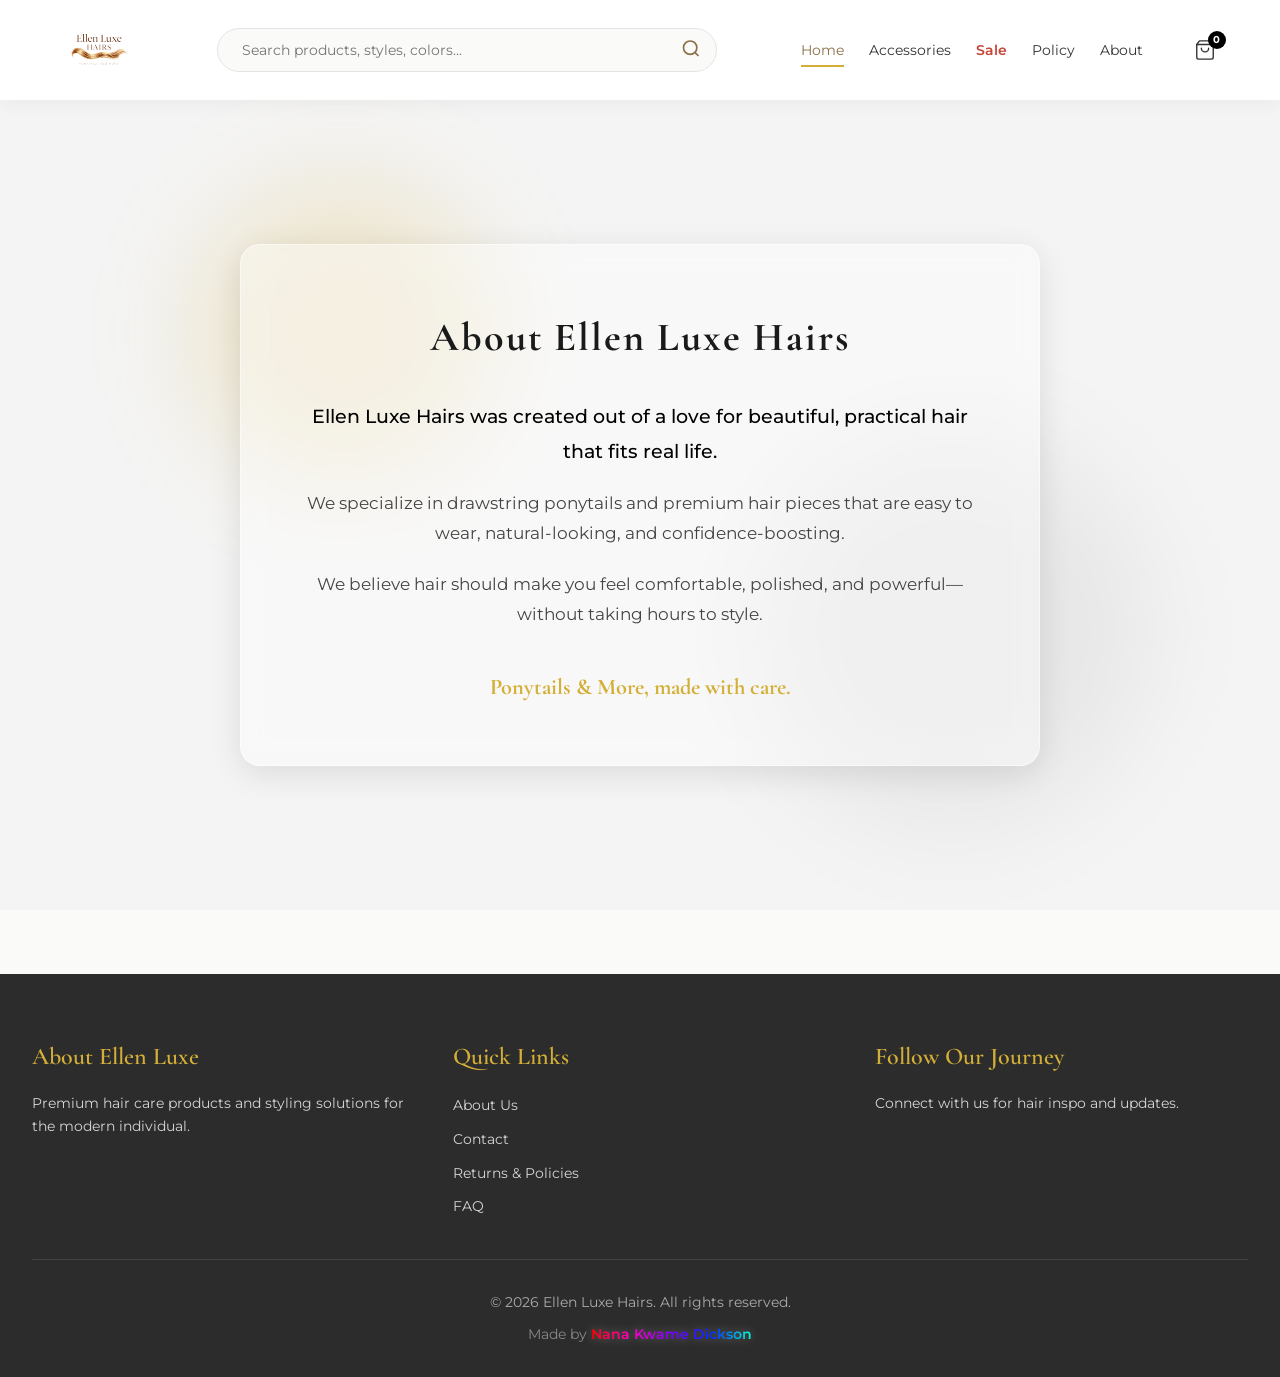
<file: about.html>
<!DOCTYPE html>
<html lang="en">
<head>
    <meta charset="UTF-8">
    <meta name="viewport" content="width=device-width, initial-scale=1.0">
    <title>Ellen Luxe Hairs - Luxury Hair Care & Styling</title>
    <link rel="stylesheet" href="styles.css">
    <link rel="preconnect" href="https://fonts.googleapis.com">
    <link rel="preconnect" href="https://fonts.gstatic.com" crossorigin>
    <link href="https://fonts.googleapis.com/css2?family=Cormorant+Garamond:wght@300;400;500;600;700&family=Montserrat:wght@300;400;500;600&display=swap" rel="stylesheet">
</head>
<body>
    <header class="header">
        <div class="header-container">
            <div class="logo">
                <a href="index.html">
                    <img src="images/ellen-luxe-logo.png" alt="Ellen Luxe Logo">
                </a>
            </div>

            <div class="search-container">
                <input type="text" class="search-input" placeholder="Search products, styles, colors..." id="searchInput">
                <button class="search-button" id="searchButton">
                    <svg width="20" height="20" viewBox="0 0 24 24" fill="none" stroke="currentColor" stroke-width="2">
                        <circle cx="11" cy="11" r="8"></circle>
                        <path d="m21 21-4.35-4.35"></path>
                    </svg>
                </button>
            </div>

            <nav class="main-nav">
                <ul class="nav-list">
                    <li><a href="index.html" class="active">Home</a></li>
                    <li><a href="accessories.html">Accessories</a></li>
                    <li><a href="sale.html" class="sale-link">Sale</a></li>
                    <li><a href="policy.html">Policy</a></li>
                    <li><a href="about.html">About</a></li>
                </ul>
            </nav>

            <div class="header-controls">
                <a href="cart.html" class="cart-anchor">
                    <div class="cart-icon-wrapper">
                        <svg width="22" height="22" viewBox="0 0 24 24" fill="none" stroke="currentColor" stroke-width="1.5" stroke-linecap="round" stroke-linejoin="round">
                            <path d="M6 2L3 6v14a2 2 0 0 0 2 2h14a2 2 0 0 0 2-2V6l-3-4Z"></path>
                            <line x1="3" y1="6" x2="21" y2="6"></line>
                            <path d="M16 10a4 4 0 0 1-8 0"></path>
                        </svg>
                        <span class="cart-counter" id="cartCount">0</span>
                    </div>
                </a>
                <button class="mobile-menu-toggle" id="mobileMenuToggle">
                    <span></span><span></span><span></span>
                </button>
            </div>
        </div>
    </header>

    <!-- Main Content Section -->
   <body>
    <main class="about-hero">
        <div class="glass-shape shape-1"></div>
        <div class="glass-shape shape-2"></div>

<section class="about-container">
    <div class="glass-card animated-glass">
        <div class="glass-shine"></div>
        
        <h1 class="about-title">About Ellen Luxe Hairs</h1>
        
        <div class="about-content">
            <p class="lead-text">
                Ellen Luxe Hairs was created out of a love for beautiful, practical hair that fits real life. 
            </p>
            <p>
                We specialize in drawstring ponytails and premium hair pieces that are easy to wear, 
                natural-looking, and confidence-boosting.
            </p>
            <p>
                We believe hair should make you feel comfortable, polished, and powerful—without 
                taking hours to style. 
            </p>
            <div class="about-footer-tag">
                <strong>Ponytails & More, made with care.</strong>
            </div>
        </div>
    </div>
</section>
    </main>

    <!-- Footer -->
    <footer class="footer">
    <div class="footer-container">
        <div class="footer-column">
            <h4>About Ellen Luxe</h4>
            <p>Premium hair care products and styling solutions for the modern individual.</p>
        </div>

        <div class="footer-column">
            <h4>Quick Links</h4>
            <ul>
                <li><a href="about.html">About Us</a></li>
                <li><a href="contact.html">Contact</a></li>
                <li><a href="policy.html">Returns & Policies</a></li>
                <li><a href="policy.html">FAQ</a></li>
            </ul>
        </div>

        <div class="footer-column">
            <h4>Follow Our Journey</h4>
            <p>Connect with us for hair inspo and updates.</p>
            <div class="social-links" style="margin-top: 15px;">
                <a href="https://www.instagram.com/_ellenluxehairs?igsh=MzlrYnprZzU3bW96&utm_source=qr" target="_blank" style="margin-right: 20px; font-size: 1.5rem; color: #000;">
                    <i class="fab fa-instagram"></i>
                </a>
                <a href="https://www.tiktok.com/@ellen.luxe.hairs?_r=1&_t=ZN-93VtrnQ5U2A" target="_blank" style="font-size: 1.5rem; color: #000;">
                    <i class="fab fa-tiktok"></i>
                </a>
            </div>
        </div>
    </div>
    <div class="footer-bottom">
    <p>&copy; 2026 Ellen Luxe Hairs. All rights reserved.</p>
    <div class="developer-credit">
        Made by <span class="glowing-name">Nana Kwame Dickson</span>
    </div>
</div>
</footer>

    <script src="script.js"></script>
</body>
</html>
</file>
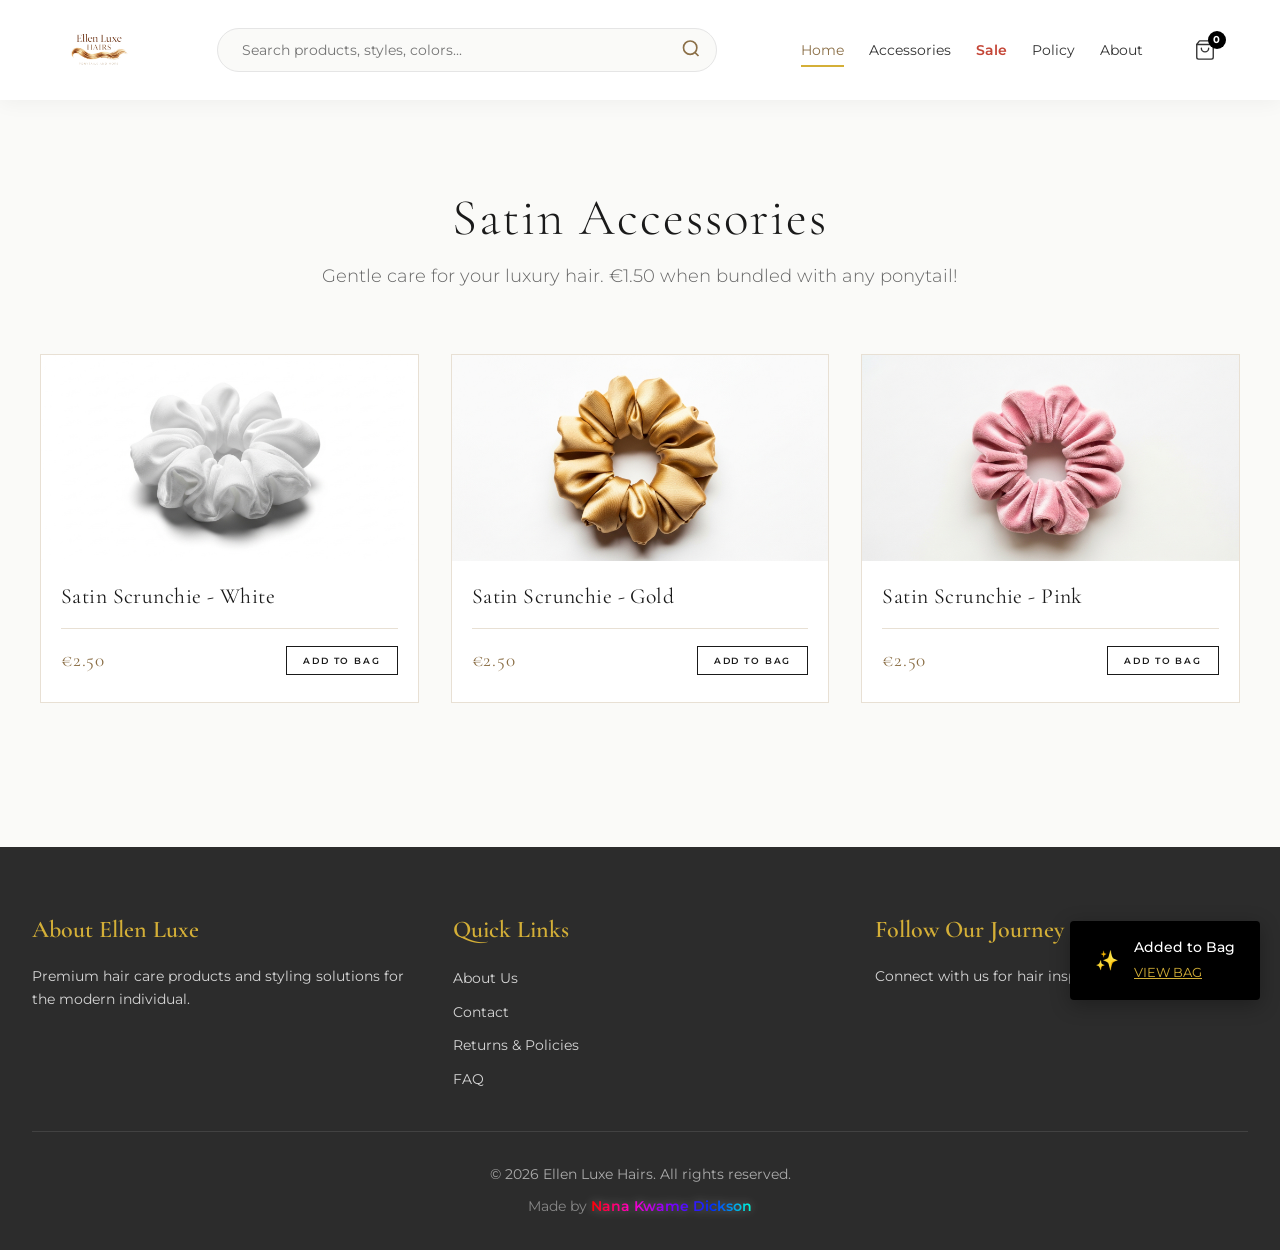
<file: accessories.html>
<!DOCTYPE html>
<html lang="en">
<head>
    <meta charset="UTF-8">
    <meta name="viewport" content="width=device-width, initial-scale=1.0">
    <title>Ellen Luxe Hairs - Luxury Hair Care & Styling</title>
    <link rel="stylesheet" href="styles.css">
    <link rel="preconnect" href="https://fonts.googleapis.com">
    <link rel="preconnect" href="https://fonts.gstatic.com" crossorigin>
    <link href="https://fonts.googleapis.com/css2?family=Cormorant+Garamond:wght@300;400;500;600;700&family=Montserrat:wght@300;400;500;600&display=swap" rel="stylesheet">
</head>
<body>
    <header class="header">
        <div class="header-container">
            <div class="logo">
                <a href="index.html">
                    <img src="images/ellen-luxe-logo.png" alt="Ellen Luxe Logo">
                </a>
            </div>

            <div class="search-container">
                <input type="text" class="search-input" placeholder="Search products, styles, colors..." id="searchInput">
                <button class="search-button" id="searchButton">
                    <svg width="20" height="20" viewBox="0 0 24 24" fill="none" stroke="currentColor" stroke-width="2">
                        <circle cx="11" cy="11" r="8"></circle>
                        <path d="m21 21-4.35-4.35"></path>
                    </svg>
                </button>
            </div>

            <nav class="main-nav">
                <ul class="nav-list">
                    <li><a href="index.html" class="active">Home</a></li>
                    <li><a href="accessories.html">Accessories</a></li>
                    <li><a href="sale.html" class="sale-link">Sale</a></li>
                    <li><a href="policy.html">Policy</a></li>
                    <li><a href="about.html">About</a></li>
                </ul>
            </nav>

            <div class="header-controls">
                <a href="cart.html" class="cart-anchor">
                    <div class="cart-icon-wrapper">
                        <svg width="22" height="22" viewBox="0 0 24 24" fill="none" stroke="currentColor" stroke-width="1.5" stroke-linecap="round" stroke-linejoin="round">
                            <path d="M6 2L3 6v14a2 2 0 0 0 2 2h14a2 2 0 0 0 2-2V6l-3-4Z"></path>
                            <line x1="3" y1="6" x2="21" y2="6"></line>
                            <path d="M16 10a4 4 0 0 1-8 0"></path>
                        </svg>
                        <span class="cart-counter" id="cartCount">0</span>
                    </div>
                </a>
                <button class="mobile-menu-toggle" id="mobileMenuToggle">
                    <span></span><span></span><span></span>
                </button>
            </div>
        </div>
    </header>

<section class="products-section">
    <div class="section-header">
        <h2 class="section-title">Satin Accessories</h2>
        <p class="section-subtitle">Gentle care for your luxury hair. €1.50 when bundled with any ponytail!</p>
    </div>

    <div class="products-grid">
        <div class="product-card">
            <div class="product-image">
                <img src="images/wscruch.png" alt="White Satin Scrunchie">
            </div>
            <div class="product-info">
                <h3 class="product-name">Satin Scrunchie - White</h3>
                <div class="product-footer">
                    <span class="product-price">€2.50</span>
                    <button class="buy-button" onclick="handleAddToCart(this, 'Satin Scrunchie - White', 2.50, true)">Add to Bag</button>
                </div>
            </div>
        </div>

        <div class="product-card">
            <div class="product-image">
                <img src="images/gscrunch.png" alt="Gold Satin Scrunchie">
            </div>
            <div class="product-info">
                <h3 class="product-name">Satin Scrunchie - Gold</h3>
                <div class="product-footer">
                    <span class="product-price">€2.50</span>
                    <button class="buy-button" onclick="handleAddToCart(this, 'Satin Scrunchie - Gold', 2.50, true)">Add to Bag</button>
                </div>
            </div>
        </div>

        <div class="product-card">
            <div class="product-image">
                <img src="images/pscrunch.png" alt="Pink Satin Scrunchie">
            </div>
            <div class="product-info">
                <h3 class="product-name">Satin Scrunchie - Pink</h3>
                <div class="product-footer">
                    <span class="product-price">€2.50</span>
                    <button class="buy-button" onclick="handleAddToCart(this, 'Satin Scrunchie - Pink', 2.50, true)">Add to Bag</button>
                </div>
            </div>
        </div>
    </div>
</section>

<div id="cart-toast" class="cart-toast">
    <div class="toast-content">
        <span class="toast-icon">✨</span>
        <div class="toast-text">
            <p id="toast-msg">Added to Bag</p>
            <a href="cart.html">View Bag</a>
        </div>
    </div>
</div>

    <!-- Footer -->
  <footer class="footer">
    <div class="footer-container">
        <div class="footer-column">
            <h4>About Ellen Luxe</h4>
            <p>Premium hair care products and styling solutions for the modern individual.</p>
        </div>

        <div class="footer-column">
            <h4>Quick Links</h4>
            <ul>
                <li><a href="about.html">About Us</a></li>
                <li><a href="contact.html">Contact</a></li>
                <li><a href="policy.html">Returns & Policies</a></li>
                <li><a href="policy.html">FAQ</a></li>
            </ul>
        </div>

        <div class="footer-column">
            <h4>Follow Our Journey</h4>
            <p>Connect with us for hair inspo and updates.</p>
            <div class="social-links" style="margin-top: 15px;">
                <a href="https://www.instagram.com/_ellenluxehairs?igsh=MzlrYnprZzU3bW96&utm_source=qr" target="_blank" style="margin-right: 20px; font-size: 1.5rem; color: #000;">
                    <i class="fab fa-instagram"></i>
                </a>
                <a href="https://www.tiktok.com/@ellen.luxe.hairs?_r=1&_t=ZN-93VtrnQ5U2A" target="_blank" style="font-size: 1.5rem; color: #000;">
                    <i class="fab fa-tiktok"></i>
                </a>
            </div>
        </div>
    </div>
    <div class="footer-bottom">
    <p>&copy; 2026 Ellen Luxe Hairs. All rights reserved.</p>
    <div class="developer-credit">
        Made by <span class="glowing-name">Nana Kwame Dickson</span>
    </div>
</div>
</footer>

    <script src="script.js"></script>
</body>
</html>
</file>
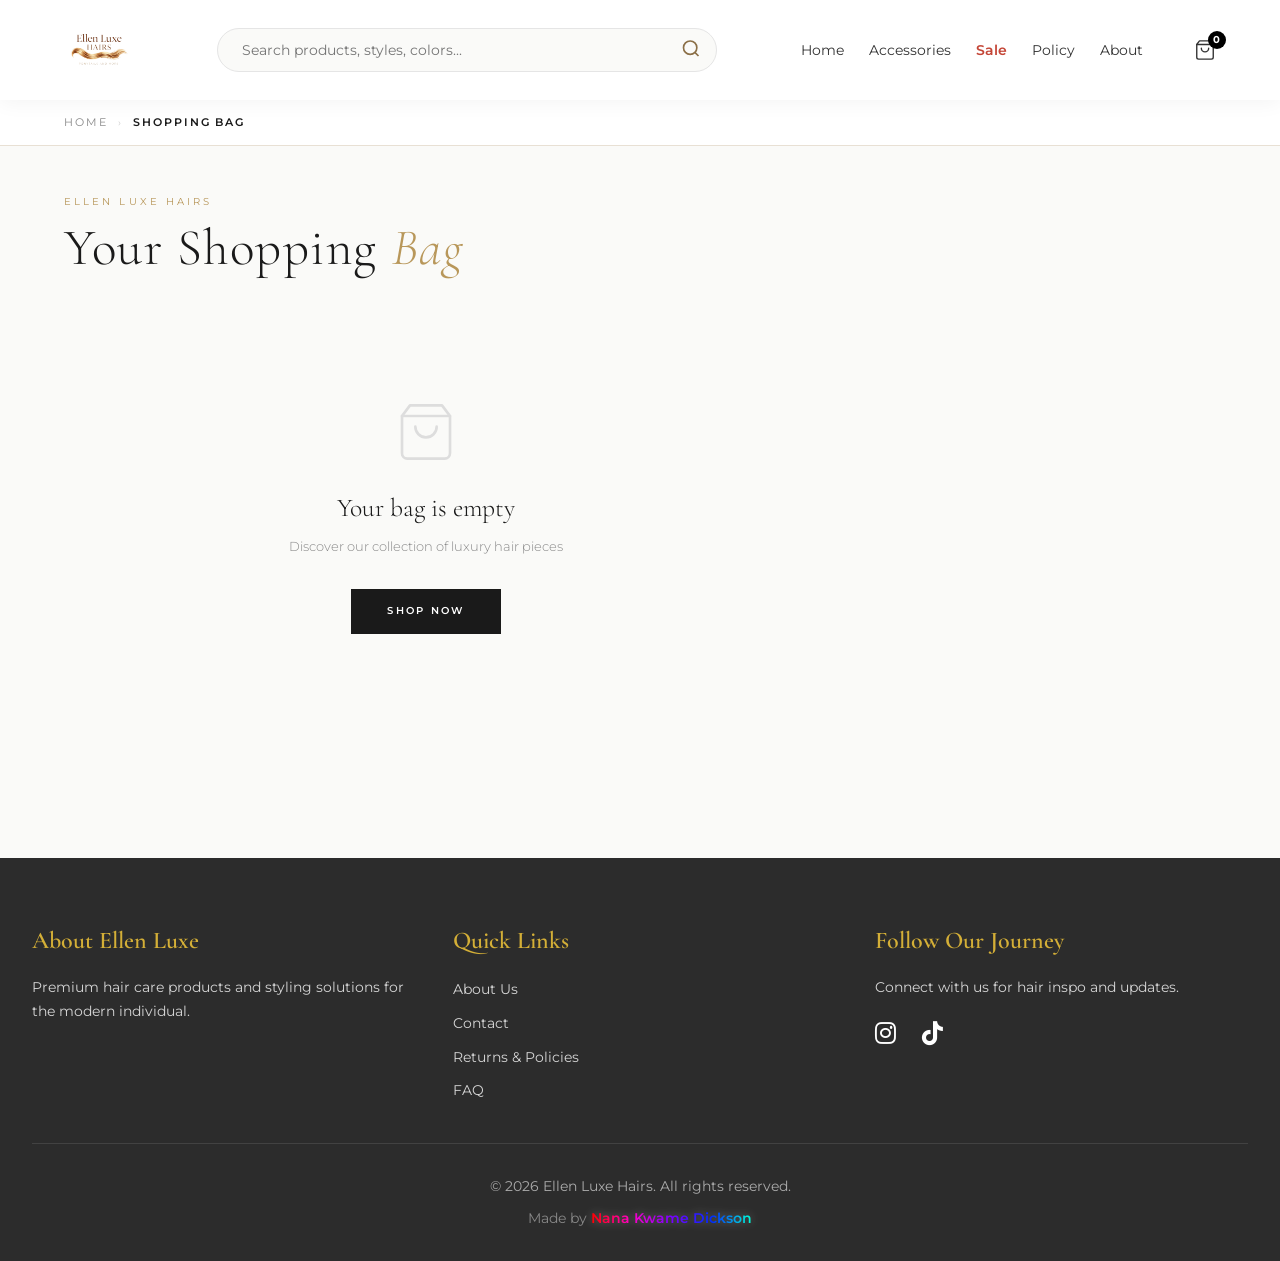
<file: cart.html>
<!DOCTYPE html>
<html lang="en">
<head>
    <meta charset="UTF-8">
    <meta name="viewport" content="width=device-width, initial-scale=1.0">
    <!-- Primary SEO -->
    <meta name="description" content="Ellen Luxe Hairs – Premium 100% Human Hair Ponytails. Shop Kinky Curly, Body Wave, and Kinky Straight styles. Free shipping.">
    <meta name="keywords" content="human hair ponytail, kinky curly ponytail, body wave hair, luxury hair extensions, Ellen Luxe">
    <meta name="author" content="Ellen Luxe Hairs">

    <!-- Open Graph (WhatsApp, Facebook previews) -->
    <meta property="og:title" content="Ellen Luxe Hairs – Luxury Human Hair">
    <meta property="og:description" content="Premium 100% Human Hair Ponytails. Shop the collection.">

    <title>Shopping Bag – Ellen Luxe Hairs</title>
    <link rel="stylesheet" href="styles.css">
    <link rel="preconnect" href="https://fonts.googleapis.com">
    <link rel="preconnect" href="https://fonts.gstatic.com" crossorigin>
    <link href="https://fonts.googleapis.com/css2?family=Cormorant+Garamond:ital,wght@0,300;0,400;0,500;0,600;1,300;1,400&family=Montserrat:wght@300;400;500;600&display=swap" rel="stylesheet">
    <link rel="stylesheet" href="https://cdnjs.cloudflare.com/ajax/libs/font-awesome/6.5.0/css/all.min.css">

    <style>
        /* ── PAGE SHELL ── */
        .cart-page-main {
            min-height: 70vh;
            padding: 0 0 80px;
            background: var(--color-background);
        }

        /* ── BREADCRUMB STRIP ── */
        .cart-breadcrumb {
            background: #fff;
            border-bottom: 1px solid var(--border);
            padding: 14px 5%;
            display: flex;
            align-items: center;
            gap: 10px;
            font-family: var(--font-body);
            font-size: 0.68rem;
            letter-spacing: 0.18em;
            text-transform: uppercase;
            color: var(--mid-grey);
        }

        .cart-breadcrumb span.bc-active {
            color: var(--charcoal);
            font-weight: 600;
        }

        .cart-breadcrumb .bc-arrow {
            color: #ccc;
            font-size: 0.6rem;
        }

        /* ── PAGE TITLE BLOCK ── */
        .cart-title-block {
            padding: 48px 5% 36px;
            max-width: 1280px;
            margin: 0 auto;
        }

        .cart-eyebrow {
            font-family: var(--font-body);
            font-size: 0.6rem;
            letter-spacing: 0.32em;
            text-transform: uppercase;
            color: var(--gold);
            margin-bottom: 10px;
        }

        .cart-header-title {
            font-family: var(--font-display);
            font-size: clamp(2rem, 5vw, 3.2rem);
            font-weight: 300;
            letter-spacing: 0.03em;
            color: var(--charcoal);
            line-height: 1.1;
        }

        .cart-header-title em {
            font-style: italic;
            color: var(--gold);
        }

        .cart-item-count {
            margin-top: 8px;
            font-family: var(--font-body);
            font-size: 0.75rem;
            color: var(--mid-grey);
            font-weight: 300;
            letter-spacing: 0.06em;
        }

        /* ── GRID LAYOUT ── */
        .cart-wrapper {
            max-width: 1280px;
            margin: 0 auto;
            padding: 0 5%;
        }

        .cart-grid {
            display: grid;
            grid-template-columns: 1fr 380px;
            gap: 48px;
            align-items: start;
        }

        /* ── EMPTY STATE ── */
        .empty-msg-container {
            grid-column: 1 / -1;
            display: flex;
            flex-direction: column;
            align-items: center;
            justify-content: center;
            padding: 80px 20px;
            text-align: center;
        }

        .empty-bag-icon {
            width: 64px;
            height: 64px;
            margin-bottom: 24px;
            color: #ddd;
        }

        .empty-msg {
            font-family: var(--font-display);
            font-size: 1.6rem;
            font-weight: 300;
            color: var(--charcoal);
            margin-bottom: 8px;
        }

        .empty-sub {
            font-family: var(--font-body);
            font-size: 0.8rem;
            color: var(--mid-grey);
            margin-bottom: 32px;
            font-weight: 300;
        }

        .shop-link {
            display: inline-block;
            padding: 14px 36px;
            background: var(--charcoal);
            color: #fff;
            font-family: var(--font-body);
            font-size: 0.65rem;
            font-weight: 600;
            letter-spacing: 0.22em;
            text-transform: uppercase;
            text-decoration: none;
            transition: background 0.25s;
        }

        .shop-link:hover { background: var(--gold); }

        /* ── CART ITEMS COLUMN ── */
        .cart-items-list {
            display: flex;
            flex-direction: column;
        }

        /* Column headers */
        .cart-col-headers {
            display: grid;
            grid-template-columns: 1fr auto auto auto;
            gap: 16px;
            align-items: center;
            padding: 0 0 14px;
            border-bottom: 1px solid var(--border);
            font-family: var(--font-body);
            font-size: 0.6rem;
            font-weight: 600;
            letter-spacing: 0.2em;
            text-transform: uppercase;
            color: var(--mid-grey);
        }

        .col-price-h,
        .col-qty-h,
        .col-total-h { text-align: center; }

        /* ── INDIVIDUAL CART ITEM ROW ── */
        .cart-item-row {
            display: grid;
            grid-template-columns: 80px 1fr auto auto auto;
            gap: 20px;
            align-items: center;
            padding: 28px 0;
            border-bottom: 1px solid var(--border);
            animation: fadeInUp 0.4s ease-out both;
        }

        .cart-item-row:nth-child(2) { animation-delay: 0.05s; }
        .cart-item-row:nth-child(3) { animation-delay: 0.10s; }
        .cart-item-row:nth-child(4) { animation-delay: 0.15s; }
        .cart-item-row:nth-child(5) { animation-delay: 0.20s; }

        /* Thumbnail placeholder */
        .cart-item-thumb {
            width: 80px;
            height: 96px;
            background: var(--warm-white);
            border: 1px solid var(--border);
            display: flex;
            align-items: center;
            justify-content: center;
            flex-shrink: 0;
            overflow: hidden;
        }

        .cart-item-thumb svg {
            width: 28px;
            height: 28px;
            color: #ccc;
            stroke: currentColor;
        }

        .cart-item-thumb img {
            width: 100%;
            height: 100%;
            object-fit: cover;
        }

        /* Item info */
        .item-info {
            display: flex;
            flex-direction: column;
            gap: 4px;
            min-width: 0;
        }

        .item-name {
            font-family: var(--font-display);
            font-size: 1.1rem;
            font-weight: 400;
            color: var(--charcoal);
            line-height: 1.25;
            white-space: nowrap;
            overflow: hidden;
            text-overflow: ellipsis;
        }

        .item-meta {
            font-family: var(--font-body);
            font-size: 0.68rem;
            color: var(--mid-grey);
            font-weight: 300;
            letter-spacing: 0.06em;
        }

        /* Per-unit price */
        .item-unit-price {
            font-family: var(--font-display);
            font-size: 1rem;
            color: var(--color-secondary);
            text-align: center;
            min-width: 60px;
        }

        /* Qty stepper */
        .item-controls {
            display: flex;
            align-items: center;
        }

        .qty-selector {
            display: flex;
            align-items: center;
            border: 1px solid var(--border);
            background: #fff;
        }

        .qty-selector button {
            width: 32px;
            height: 36px;
            background: none;
            border: none;
            cursor: pointer;
            font-size: 1rem;
            color: var(--charcoal);
            display: flex;
            align-items: center;
            justify-content: center;
            transition: background 0.15s, color 0.15s;
            flex-shrink: 0;
        }

        .qty-selector button:hover {
            background: var(--charcoal);
            color: #fff;
        }

        .qty-val {
            min-width: 36px;
            height: 36px;
            text-align: center;
            font-family: var(--font-body);
            font-size: 0.8rem;
            font-weight: 500;
            color: var(--charcoal);
            display: flex;
            align-items: center;
            justify-content: center;
            border-left: 1px solid var(--border);
            border-right: 1px solid var(--border);
        }

        /* Line total */
        .item-price {
            font-family: var(--font-display);
            font-size: 1.05rem;
            font-weight: 400;
            color: var(--charcoal);
            text-align: right;
            min-width: 70px;
        }

        /* Remove button */
        .remove-btn {
            background: none;
            border: none;
            cursor: pointer;
            padding: 6px;
            color: #ccc;
            display: flex;
            align-items: center;
            justify-content: center;
            transition: color 0.2s, transform 0.2s;
        }

        .remove-btn:hover {
            color: #c0392b;
            transform: scale(1.15);
        }

        .remove-btn svg {
            width: 16px;
            height: 16px;
            stroke: currentColor;
        }

        /* ── PROMO NOTICE ── */
        .promo-strip {
            display: none;
            align-items: center;
            gap: 10px;
            margin-top: 20px;
            padding: 14px 18px;
            background: linear-gradient(135deg, #fff9ec, #fff3d6);
            border: 1px solid #f0d98a;
            font-family: var(--font-body);
            font-size: 0.72rem;
            color: #7a5c00;
            letter-spacing: 0.04em;
            animation: fadeIn 0.4s ease;
        }

        .promo-strip.visible { display: flex; }

        .promo-strip svg {
            width: 16px;
            height: 16px;
            stroke: #d4af37;
            flex-shrink: 0;
        }

        /* ── ORDER SUMMARY CARD ── */
        .cart-summary-card {
            background: #fff;
            border: 1px solid var(--border);
            padding: 36px 32px 40px;
            position: sticky;
            top: 120px;
            display: flex;
            flex-direction: column;
        }

        .cart-summary-card h3 {
            font-family: var(--font-display);
            font-size: 1.5rem;
            font-weight: 400;
            letter-spacing: 0.04em;
            color: var(--charcoal);
            margin-bottom: 28px;
            padding-bottom: 20px;
            border-bottom: 1px solid var(--border);
        }

        .summary-line {
            display: flex;
            justify-content: space-between;
            align-items: center;
            margin-bottom: 16px;
            font-family: var(--font-body);
            font-size: 0.8rem;
            color: var(--mid-grey);
            font-weight: 300;
            letter-spacing: 0.04em;
        }

        .summary-line.total-bold {
            margin-top: 20px;
            padding-top: 20px;
            border-top: 1px solid var(--border);
            color: var(--charcoal);
            font-weight: 500;
        }

        .summary-line.total-bold span:last-child {
            font-family: var(--font-display);
            font-size: 1.4rem;
            font-weight: 400;
            color: var(--charcoal);
        }

        .badge-free {
            font-size: 0.6rem;
            font-weight: 600;
            letter-spacing: 0.15em;
            text-transform: uppercase;
            color: #3a7a4a;
            background: rgba(58,122,74,0.08);
            padding: 3px 8px;
        }

        .summary-note {
            font-family: var(--font-body);
            font-size: 0.68rem;
            color: #bbb;
            margin-top: 14px;
            line-height: 1.6;
            font-style: italic;
        }

        .checkout-full-btn {
            width: 100%;
            background: var(--charcoal);
            color: #fff;
            padding: 18px 20px;
            border: none;
            cursor: pointer;
            margin-top: 28px;
            font-family: var(--font-body);
            font-weight: 600;
            font-size: 0.65rem;
            letter-spacing: 0.25em;
            text-transform: uppercase;
            display: flex;
            justify-content: center;
            align-items: center;
            gap: 12px;
            transition: background 0.25s, gap 0.25s;
        }

        .checkout-full-btn:hover {
            background: var(--gold);
            gap: 20px;
        }

        .checkout-full-btn svg { transition: transform 0.25s; }
        .checkout-full-btn:hover svg { transform: translateX(4px); }

        .continue-shopping {
            display: flex;
            align-items: center;
            justify-content: center;
            gap: 6px;
            align-self: center;
            margin-top: 18px;
            color: var(--mid-grey);
            font-family: var(--font-body);
            font-size: 0.68rem;
            text-transform: uppercase;
            letter-spacing: 0.14em;
            text-decoration: none;
            transition: color 0.2s;
        }

        .continue-shopping:hover { color: var(--charcoal); }

        .continue-shopping svg {
            width: 13px;
            height: 13px;
            stroke: currentColor;
            flex-shrink: 0;
        }

        /* Trust badges */
        .trust-row {
            display: flex;
            justify-content: center;
            gap: 20px;
            margin-top: 28px;
            padding-top: 22px;
            border-top: 1px solid var(--border);
        }

        .trust-item {
            display: flex;
            flex-direction: column;
            align-items: center;
            gap: 5px;
            font-family: var(--font-body);
            font-size: 0.58rem;
            color: var(--mid-grey);
            letter-spacing: 0.08em;
            text-transform: uppercase;
            font-weight: 500;
        }

        .trust-item svg {
            width: 18px;
            height: 18px;
            stroke: var(--gold);
        }

        /* ── RESPONSIVE ── */

        /* Tablet: collapse columns */
        @media (max-width: 960px) {
            .cart-grid {
                grid-template-columns: 1fr;
                gap: 32px;
            }

            .cart-summary-card {
                position: static;
            }
        }

        /* Mobile: simplify item row */
        @media (max-width: 640px) {
            .cart-title-block { padding: 32px 5% 24px; }

            .cart-col-headers { display: none; }

            .cart-item-row {
                grid-template-columns: 70px 1fr;
                grid-template-rows: auto auto;
                gap: 12px 16px;
                padding: 22px 0;
            }

            .cart-item-thumb {
                width: 70px;
                height: 84px;
                grid-row: 1 / 3;
            }

            .item-info {
                grid-column: 2;
                grid-row: 1;
            }

            /* Bottom controls row */
            .item-unit-price { display: none; } /* hide per-unit on mobile, show in meta */

            .item-controls {
                grid-column: 2;
                grid-row: 2;
                display: flex;
                align-items: center;
                gap: 12px;
            }

            .item-price {
                font-size: 1rem;
                min-width: auto;
                text-align: left;
                flex: 1;
            }

            .remove-btn { margin-left: auto; }
        }

        @media (max-width: 420px) {
            .cart-summary-card { padding: 26px 20px 30px; }
        }
    </style>
</head>
<body>

<!-- ── HEADER ── -->
<header class="header">
    <div class="header-container">
        <div class="logo">
            <a href="index.html">
                <img src="images/ellen-luxe-logo.png" alt="Ellen Luxe Logo"
                     onerror="this.style.display='none'">
            </a>
        </div>

        <div class="search-container">
            <input type="text" class="search-input" placeholder="Search products, styles, colors..." id="searchInput">
            <button class="search-button" id="searchButton">
                <svg width="20" height="20" viewBox="0 0 24 24" fill="none" stroke="currentColor" stroke-width="2">
                    <circle cx="11" cy="11" r="8"></circle>
                    <path d="m21 21-4.35-4.35"></path>
                </svg>
            </button>
        </div>

        <nav class="main-nav" id="mainNav">
            <ul class="nav-list">
                <li><a href="index.html">Home</a></li>
                <li><a href="accessories.html">Accessories</a></li>
                <li><a href="sale.html" class="sale-link">Sale</a></li>
                <li><a href="policy.html">Policy</a></li>
                <li><a href="about.html">About</a></li>
            </ul>
        </nav>

        <div class="header-controls">
            <a href="cart.html" class="cart-anchor">
                <div class="cart-icon-wrapper">
                    <svg width="22" height="22" viewBox="0 0 24 24" fill="none" stroke="currentColor" stroke-width="1.5" stroke-linecap="round" stroke-linejoin="round">
                        <path d="M6 2L3 6v14a2 2 0 0 0 2 2h14a2 2 0 0 0 2-2V6l-3-4Z"></path>
                        <line x1="3" y1="6" x2="21" y2="6"></line>
                        <path d="M16 10a4 4 0 0 1-8 0"></path>
                    </svg>
                    <span class="cart-counter" id="cartCount">0</span>
                </div>
            </a>
            <button class="mobile-menu-toggle" id="mobileMenuToggle">
                <span></span><span></span><span></span>
            </button>
        </div>
    </div>
</header>

<!-- ── BREADCRUMB ── -->
<div class="cart-breadcrumb">
    <a href="index.html">Home</a>
    <span class="bc-arrow">›</span>
    <span class="bc-active">Shopping Bag</span>
</div>

<!-- ── MAIN ── -->
<main class="cart-page-main">

    <!-- Page title -->
    <div class="cart-title-block">
        <div class="cart-eyebrow">Ellen Luxe Hairs</div>
        <h1 class="cart-header-title">Your Shopping <em>Bag</em></h1>
        <p class="cart-item-count" id="itemCountLabel"></p>
    </div>

    <div class="cart-wrapper">
        <div class="cart-grid">

            <!-- ── LEFT: Items ── -->
            <div>
                <!-- Column headers (desktop) -->
                <div class="cart-col-headers" id="colHeaders" style="display:none">
                    <span>Product</span>
                    <span class="col-price-h">Price</span>
                    <span class="col-qty-h">Quantity</span>
                    <span class="col-total-h">Total</span>
                    <span></span>
                </div>

                <div id="cartItems" class="cart-items-list"></div>

                <!-- Promo notice -->
                <div class="promo-strip" id="promoStrip">
                    <svg viewBox="0 0 24 24" fill="none" stroke-width="2" stroke-linecap="round" stroke-linejoin="round">
                        <polygon points="12 2 15.09 8.26 22 9.27 17 14.14 18.18 21.02 12 17.77 5.82 21.02 7 14.14 2 9.27 8.91 8.26 12 2"/>
                    </svg>
                    <span><strong>Promo Applied:</strong> A free Silk Scrunchie has been added to your order with your Ponytail!</span>
                </div>
            </div>

            <!-- ── RIGHT: Summary ── -->
            <div class="cart-summary-card" id="summaryCard">
                <h3>Order Summary</h3>

                <div class="summary-line">
                    <span>Subtotal</span>
                    <span id="cartTotal">€0.00</span>
                </div>
                <div class="summary-line">
                    <span>Shipping</span>
                    <span class="badge-free">Free</span>
                </div>
                <div class="summary-line">
                    <span>Tax</span>
                    <span>—</span>
                </div>
                <div class="summary-line total-bold">
                    <span>Total</span>
                    <span id="cartFinalTotal">€0.00</span>
                </div>

                <p class="summary-note">Taxes and shipping calculated at checkout based on delivery address.</p>

                <button class="checkout-full-btn" onclick="goToCheckout()">
                    <span>Proceed to Checkout</span>
                    <svg width="16" height="16" viewBox="0 0 24 24" fill="none" stroke="currentColor" stroke-width="2.5" stroke-linecap="round" stroke-linejoin="round">
                        <line x1="5" y1="12" x2="19" y2="12"></line>
                        <polyline points="12 5 19 12 12 19"></polyline>
                    </svg>
                </button>

                <a href="index.html" class="continue-shopping">
                    <svg viewBox="0 0 24 24" fill="none" stroke-width="2" stroke-linecap="round" stroke-linejoin="round">
                        <line x1="19" y1="12" x2="5" y2="12"></line>
                        <polyline points="12 19 5 12 12 5"></polyline>
                    </svg>
                    Continue Shopping
                </a>

                <div class="trust-row">
                    <div class="trust-item">
                        <svg viewBox="0 0 24 24" fill="none" stroke-width="1.8" stroke-linecap="round" stroke-linejoin="round">
                            <path d="M12 22s8-4 8-10V5l-8-3-8 3v7c0 6 8 10 8 10z"/>
                        </svg>
                        Secure
                    </div>
                    <div class="trust-item">
                        <svg viewBox="0 0 24 24" fill="none" stroke-width="1.8" stroke-linecap="round" stroke-linejoin="round">
                            <polyline points="20 12 20 22 4 22 4 12"/>
                            <rect x="2" y="7" width="20" height="5"/>
                            <line x1="12" y1="22" x2="12" y2="7"/>
                            <path d="M12 7H7.5a2.5 2.5 0 0 1 0-5C11 2 12 7 12 7z"/>
                            <path d="M12 7h4.5a2.5 2.5 0 0 0 0-5C13 2 12 7 12 7z"/>
                        </svg>
                        Free Ship
                    </div>
                    <div class="trust-item">
                        <svg viewBox="0 0 24 24" fill="none" stroke-width="1.8" stroke-linecap="round" stroke-linejoin="round">
                            <polyline points="23 4 23 10 17 10"/>
                            <path d="M20.49 15a9 9 0 1 1-2.12-9.36L23 10"/>
                        </svg>
                        Returns
                    </div>
                </div>
            </div>

        </div><!-- /.cart-grid -->
    </div><!-- /.cart-wrapper -->

</main>

<!-- ── FOOTER ── -->
<footer class="footer">
    <div class="footer-container">
        <div class="footer-column">
            <h4>About Ellen Luxe</h4>
            <p>Premium hair care products and styling solutions for the modern individual.</p>
        </div>
        <div class="footer-column">
            <h4>Quick Links</h4>
            <ul>
                <li><a href="about.html">About Us</a></li>
                <li><a href="contact.html">Contact</a></li>
                <li><a href="policy.html">Returns & Policies</a></li>
                <li><a href="policy.html">FAQ</a></li>
            </ul>
        </div>
        <div class="footer-column">
            <h4>Follow Our Journey</h4>
            <p>Connect with us for hair inspo and updates.</p>
            <div class="social-links" style="margin-top:15px">
                <a href="https://www.instagram.com/_ellenluxehairs?igsh=MzlrYnprZzU3bW96&utm_source=qr" target="_blank" style="margin-right:20px;font-size:1.5rem;color:#fff">
                    <i class="fab fa-instagram"></i>
                </a>
                <a href="https://www.tiktok.com/@ellen.luxe.hairs?_r=1&_t=ZN-93VtrnQ5U2A" target="_blank" style="font-size:1.5rem;color:#fff">
                    <i class="fab fa-tiktok"></i>
                </a>
            </div>
        </div>
    </div>
    <div class="footer-bottom">
        <p>&copy; 2026 Ellen Luxe Hairs. All rights reserved.</p>
        <div class="developer-credit">
            Made by <span class="glowing-name">Nana Kwame Dickson</span>
        </div>
    </div>
</footer>

<script src="cart.js"></script>
<script>
    /* Mobile nav toggle */
    const mobileToggle = document.getElementById('mobileMenuToggle');
    const mainNav      = document.getElementById('mainNav');
    if (mobileToggle) {
        mobileToggle.addEventListener('click', () => {
            mobileToggle.classList.toggle('active');
            mainNav.classList.toggle('active');
        });
    }
</script>
</body>
</html>
</file>
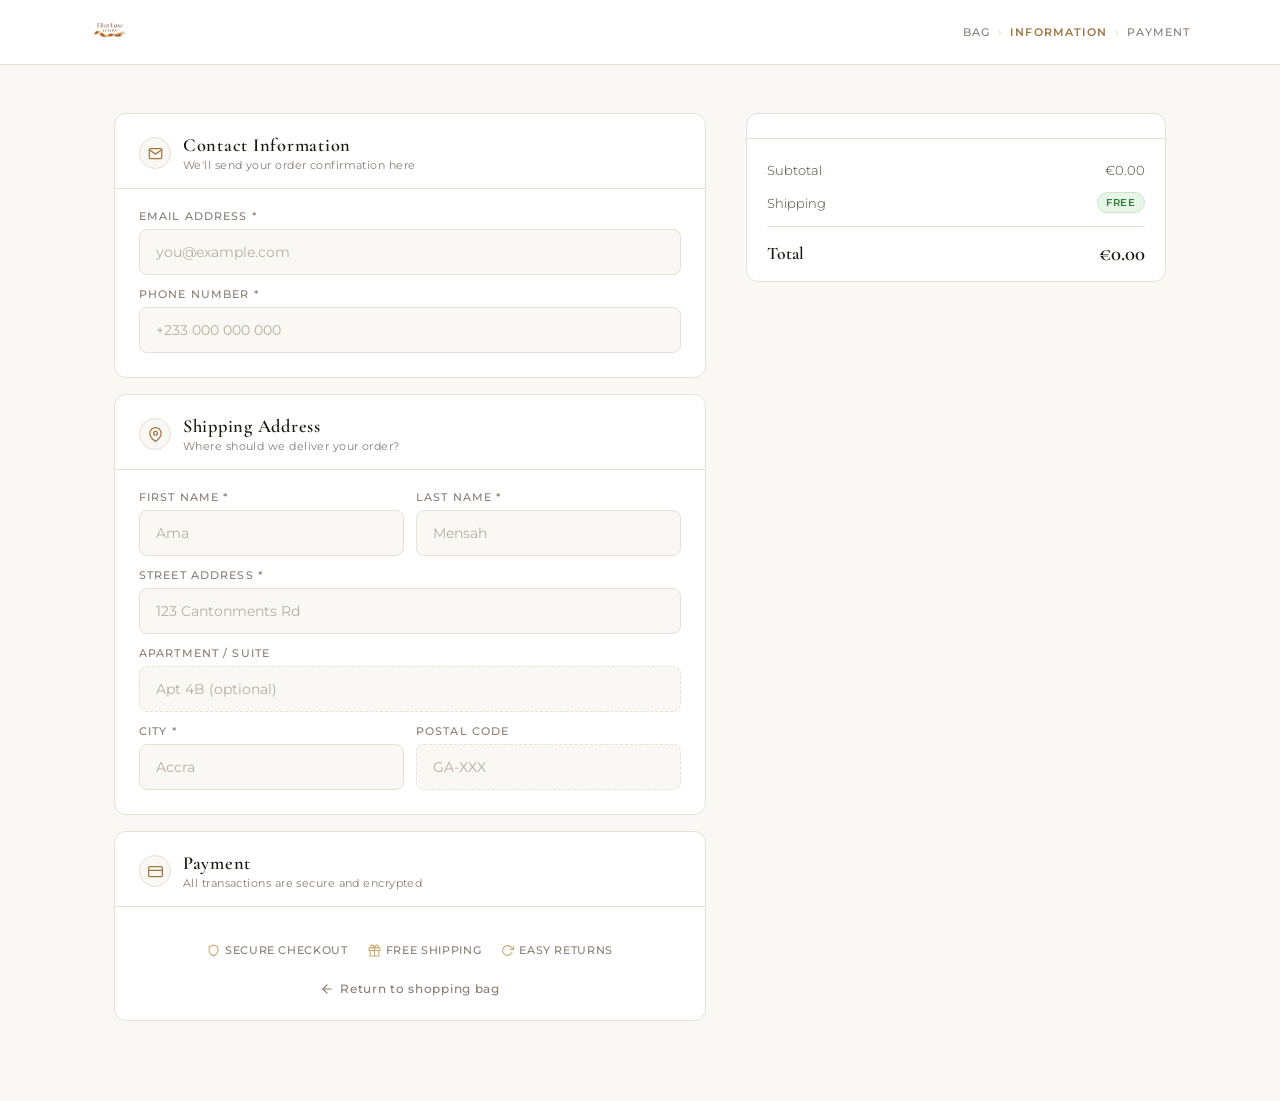
<file: checkout.html>
<!DOCTYPE html>
<html lang="en">
<head>
    <meta charset="UTF-8">
    <meta name="viewport" content="width=device-width, initial-scale=1.0">
    <title>Checkout – Ellen Luxe Hairs</title>
    <link href="https://fonts.googleapis.com/css2?family=Cormorant+Garamond:ital,wght@0,300;0,400;0,600;1,300;1,400&family=Montserrat:wght@300;400;500;600&display=swap" rel="stylesheet">
    <link rel="stylesheet" href="checkout.css">
    <script src="https://www.paypal.com/sdk/js?client-id=AfMerxP1h_sXrek7iKBmM97XfViwshSQKbdnD9_a2au5DtGcnHYVcEX3bOBeVEG5esJ43qweL6a56XP4&currency=EUR"></script>
</head>
<body>

<!-- ── HEADER ── -->
<header class="header">
    <div class="header-inner">
        <a href="index.html" class="logo">
            <img src="images/ellen-luxe-logo.png" alt="Ellen Luxe Hairs"
                 onerror="this.style.display='none'; this.nextElementSibling.style.display='block'">
            <span class="logo-fallback" style="display:none">Ellen Luxe</span>
        </a>

        <div class="steps">
            <span class="step">Bag</span>
            <span class="arrow">›</span>
            <span class="step active">Information</span>
            <span class="arrow">›</span>
            <span class="step">Payment</span>
        </div>
    </div>
</header>

<!-- ── PAGE ── -->
<main class="page">

    <!-- ═══ LEFT / FORM COLUMN ═══ -->
    <div class="form-col">

        <!-- Contact card -->
        <div class="card">
            <div class="card-header">
                <div class="card-header-icon">
                    <svg viewBox="0 0 24 24" fill="none" stroke-width="2" stroke-linecap="round" stroke-linejoin="round">
                        <path d="M4 4h16c1.1 0 2 .9 2 2v12c0 1.1-.9 2-2 2H4c-1.1 0-2-.9-2-2V6c0-1.1.9-2 2-2z"/>
                        <polyline points="22,6 12,13 2,6"/>
                    </svg>
                </div>
                <div>
                    <div class="card-title">Contact Information</div>
                    <div class="section-sub">We'll send your order confirmation here</div>
                </div>
            </div>
            <div class="card-body">
                <div class="field-group">
                    <div class="field-wrapper">
                        <label for="email">Email address *</label>
                        <input type="email" id="email" placeholder="you@example.com" required autocomplete="email">
                    </div>
                    <div class="field-wrapper">
                        <label for="phone">Phone number *</label>
                        <input type="tel" id="phone" placeholder="+233 000 000 000" required autocomplete="tel">
                    </div>
                </div>
            </div>
        </div>

        <!-- Shipping card -->
        <div class="card card-gap">
            <div class="card-header">
                <div class="card-header-icon">
                    <svg viewBox="0 0 24 24" fill="none" stroke-width="2" stroke-linecap="round" stroke-linejoin="round">
                        <path d="M21 10c0 7-9 13-9 13s-9-6-9-13a9 9 0 0 1 18 0z"/>
                        <circle cx="12" cy="10" r="3"/>
                    </svg>
                </div>
                <div>
                    <div class="card-title">Shipping Address</div>
                    <div class="section-sub">Where should we deliver your order?</div>
                </div>
            </div>
            <div class="card-body">
                <div class="field-group">
                    <div class="row-2">
                        <div class="field-wrapper">
                            <label for="fname">First name *</label>
                            <input type="text" id="fname" placeholder="Ama" required autocomplete="given-name">
                        </div>
                        <div class="field-wrapper">
                            <label for="lname">Last name *</label>
                            <input type="text" id="lname" placeholder="Mensah" required autocomplete="family-name">
                        </div>
                    </div>
                    <div class="field-wrapper">
                        <label for="address">Street address *</label>
                        <input type="text" id="address" placeholder="123 Cantonments Rd" required autocomplete="street-address">
                    </div>
                    <div class="field-wrapper">
                        <label for="apartment">Apartment / Suite</label>
                        <input type="text" id="apartment" placeholder="Apt 4B (optional)" class="optional" autocomplete="address-line2">
                    </div>
                    <div class="row-2">
                        <div class="field-wrapper">
                            <label for="city">City *</label>
                            <input type="text" id="city" placeholder="Accra" required autocomplete="address-level2">
                        </div>
                        <div class="field-wrapper">
                            <label for="zip">Postal code</label>
                            <input type="text" id="zip" placeholder="GA-XXX" class="optional" autocomplete="postal-code">
                        </div>
                    </div>
                </div>
            </div>
        </div>

        <!-- Payment card -->
        <div class="card card-gap">
            <div class="card-header">
                <div class="card-header-icon">
                    <svg viewBox="0 0 24 24" fill="none" stroke-width="2" stroke-linecap="round" stroke-linejoin="round">
                        <rect x="1" y="4" width="22" height="16" rx="2" ry="2"/>
                        <line x1="1" y1="10" x2="23" y2="10"/>
                    </svg>
                </div>
                <div>
                    <div class="card-title">Payment</div>
                    <div class="section-sub">All transactions are secure and encrypted</div>
                </div>
            </div>
            <div class="card-body">
                <div id="paypal-button-container"></div>

                
                <div class="trust-row">
                    <div class="trust-item">
                        <svg viewBox="0 0 24 24" fill="none" stroke-width="2" stroke-linecap="round" stroke-linejoin="round">
                            <path d="M12 22s8-4 8-10V5l-8-3-8 3v7c0 6 8 10 8 10z"/>
                        </svg>
                        Secure checkout
                    </div>
                    <div class="trust-item">
                        <svg viewBox="0 0 24 24" fill="none" stroke-width="2" stroke-linecap="round" stroke-linejoin="round">
                            <polyline points="20 12 20 22 4 22 4 12"/>
                            <rect x="2" y="7" width="20" height="5"/>
                            <line x1="12" y1="22" x2="12" y2="7"/>
                            <path d="M12 7H7.5a2.5 2.5 0 0 1 0-5C11 2 12 7 12 7z"/>
                            <path d="M12 7h4.5a2.5 2.5 0 0 0 0-5C13 2 12 7 12 7z"/>
                        </svg>
                        Free shipping
                    </div>
                    <div class="trust-item">
                        <svg viewBox="0 0 24 24" fill="none" stroke-width="2" stroke-linecap="round" stroke-linejoin="round">
                            <polyline points="23 4 23 10 17 10"/>
                            <path d="M20.49 15a9 9 0 1 1-2.12-9.36L23 10"/>
                        </svg>
                        Easy returns
                    </div>
                </div>

                <a href="cart.html" class="back-link">
                    <svg viewBox="0 0 24 24" fill="none" stroke-width="2" stroke-linecap="round" stroke-linejoin="round">
                        <line x1="19" y1="12" x2="5" y2="12"/>
                        <polyline points="12 19 5 12 12 5"/>
                    </svg>
                    Return to shopping bag
                </a>
            </div>
        </div>
    </div>

    <!-- ═══ RIGHT / SUMMARY COLUMN ═══ -->
    <div class="summary-col">

        <!-- Mobile toggle -->
        <div class="order-toggle" id="orderToggle" onclick="toggleSummary()">
            <div class="order-toggle-left">
                <svg viewBox="0 0 24 24" fill="none" stroke-width="2" stroke-linecap="round" stroke-linejoin="round">
                    <path d="M6 2L3 6v14a2 2 0 0 0 2 2h14a2 2 0 0 0 2-2V6l-3-4Z"/>
                    <line x1="3" y1="6" x2="21" y2="6"/>
                    <path d="M16 10a4 4 0 0 1-8 0"/>
                </svg>
                Show order summary
            </div>
            <div class="toggle-right">
                <span class="order-toggle-amount" id="toggle-total">€0.00</span>
                <svg class="toggle-chevron" viewBox="0 0 24 24" fill="none" stroke-width="2.5" stroke-linecap="round" stroke-linejoin="round">
                    <polyline points="6 9 12 15 18 9"/>
                </svg>
            </div>
        </div>

        <div class="summary-panel" id="summaryPanel">
            <div class="summary-inner" id="checkout-items-list">
                <!-- Rendered by JS -->
            </div>

            <div class="promo-notice" id="promo-notice">
                ✨ <span><strong>Promo Applied:</strong> Free Silk Scrunchie with your Ponytail!</span>
            </div>

            <hr class="summary-divider">

            <div class="totals">
                <div class="total-row">
                    <span class="label">Subtotal</span>
                    <span class="value" id="subtotal-val">€0.00</span>
                </div>
                <div class="total-row">
                    <span class="label">Shipping</span>
                    <span class="badge-free">Free</span>
                </div>
                <div class="total-row grand">
                    <span class="label">Total</span>
                    <span class="value" id="total-val">€0.00</span>
                </div>
            </div>
        </div>
    </div>

</main>
<script src="checkout.js"></script>
</body>
</file>
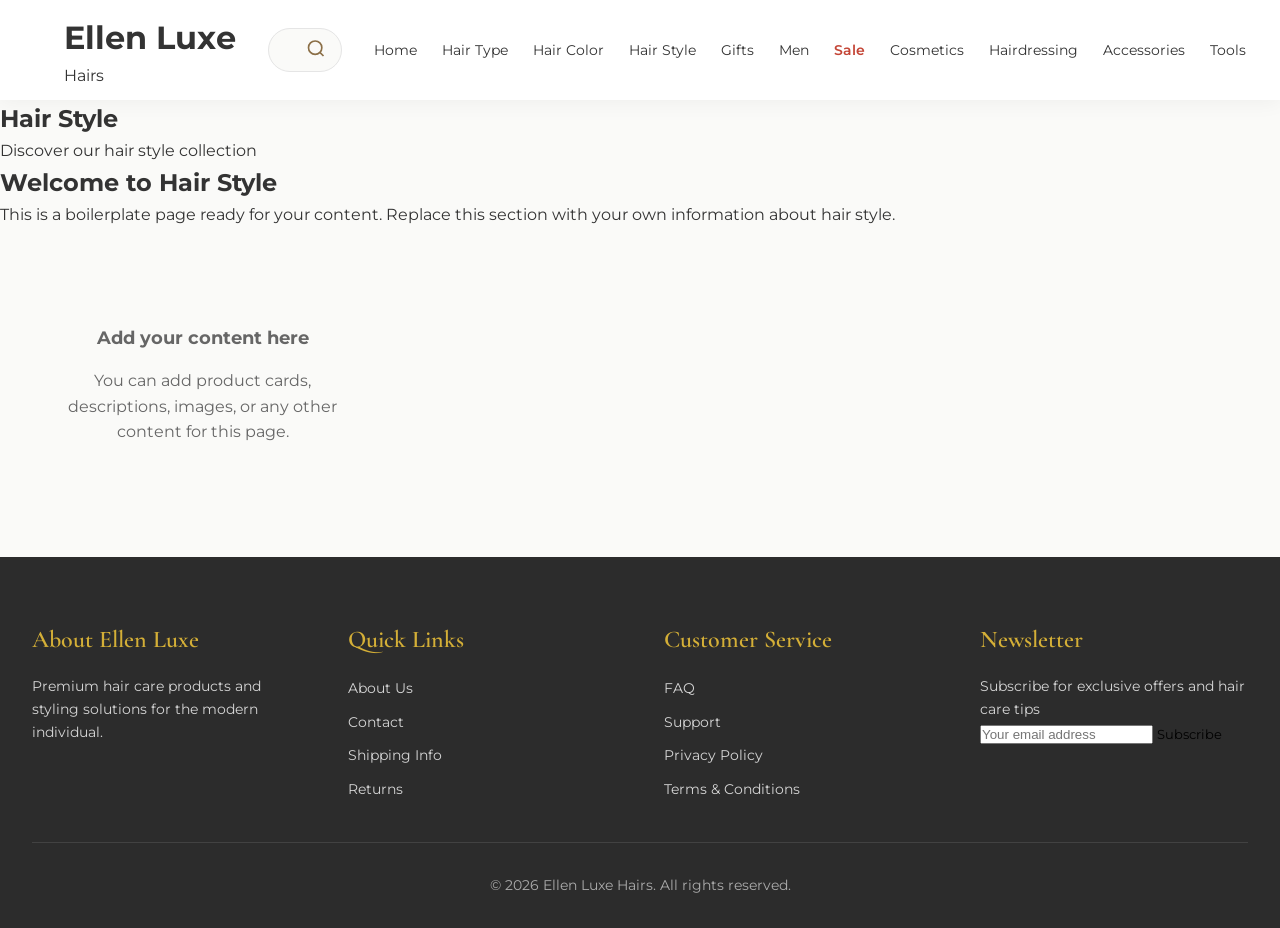
<file: hair-style.html>
<!DOCTYPE html>
<html lang="en">
<head>
    <meta charset="UTF-8">
    <meta name="viewport" content="width=device-width, initial-scale=1.0">
    <title>Hair Style - Ellen Luxe Hairs</title>
    <link rel="stylesheet" href="styles.css">
    <link rel="preconnect" href="https://fonts.googleapis.com">
    <link rel="preconnect" href="https://fonts.gstatic.com" crossorigin>
    <link href="https://fonts.googleapis.com/css2?family=Cormorant+Garamond:wght@300;400;500;600;700&family=Montserrat:wght@300;400;500;600&display=swap" rel="stylesheet">
</head>
<body>
    <!-- Header Section -->
    <header class="header">
        <div class="header-container">
            <!-- Logo -->
            <div class="logo">
                <a href="index.html">
                    <h1>Ellen Luxe</h1>
                    <span class="logo-subtitle">Hairs</span>
                </a>
            </div>

            <!-- Search Bar -->
            <div class="search-container">
                <input type="text" class="search-input" placeholder="Search products, styles, colors..." id="searchInput">
                <button class="search-button" id="searchButton">
                    <svg width="20" height="20" viewBox="0 0 24 24" fill="none" stroke="currentColor" stroke-width="2">
                        <circle cx="11" cy="11" r="8"></circle>
                        <path d="m21 21-4.35-4.35"></path>
                    </svg>
                </button>
            </div>

            <!-- Navigation -->
            <nav class="main-nav">
                <ul class="nav-list">
                    <li><a href="index.html">Home</a></li>
                    <li><a href="hair-type.html">Hair Type</a></li>
                    <li><a href="hair-color.html">Hair Color</a></li>
                    <li><a href="hair-style.html">Hair Style</a></li>
                    <li><a href="gifts.html">Gifts</a></li>
                    <li><a href="men.html">Men</a></li>
                    <li><a href="sale.html" class="sale-link">Sale</a></li>
                    <li><a href="cosmetics.html">Cosmetics</a></li>
                    <li><a href="hairdressing.html">Hairdressing</a></li>
                    <li><a href="accessories.html">Accessories</a></li>
                    <li><a href="tools.html">Tools</a></li>
                </ul>
            </nav>

            <!-- Mobile Menu Toggle -->
            <button class="mobile-menu-toggle" id="mobileMenuToggle">
                <span></span>
                <span></span>
                <span></span>
            </button>
        </div>
    </header>

    <!-- Main Content Section -->
    <main class="page-content">
        <div class="page-container">
            <!-- Page Hero -->
            <section class="page-hero">
                <h1 class="page-title">Hair Style</h1>
                <p class="page-subtitle">Discover our hair style collection</p>
            </section>

            <!-- Content Area - Add your content here -->
            <section class="content-section">
                <div class="content-wrapper">
                    <h2>Welcome to Hair Style</h2>
                    <p>This is a boilerplate page ready for your content. Replace this section with your own information about hair style.</p>
                    
                    <!-- Example content structure you can use -->
                    <div class="products-grid" style="margin-top: 3rem;">
                        <div style="text-align: center; padding: 3rem; color: #666;">
                            <p style="font-size: 1.1rem; margin-bottom: 1rem;">
                                <strong>Add your content here</strong>
                            </p>
                            <p>You can add product cards, descriptions, images, or any other content for this page.</p>
                        </div>
                    </div>
                </div>
            </section>
        </div>
    </main>

    <!-- Footer -->
    <footer class="footer">
        <div class="footer-container">
            <div class="footer-column">
                <h4>About Ellen Luxe</h4>
                <p>Premium hair care products and styling solutions for the modern individual.</p>
            </div>
            <div class="footer-column">
                <h4>Quick Links</h4>
                <ul>
                    <li><a href="about.html">About Us</a></li>
                    <li><a href="contact.html">Contact</a></li>
                    <li><a href="shipping.html">Shipping Info</a></li>
                    <li><a href="returns.html">Returns</a></li>
                </ul>
            </div>
            <div class="footer-column">
                <h4>Customer Service</h4>
                <ul>
                    <li><a href="faq.html">FAQ</a></li>
                    <li><a href="support.html">Support</a></li>
                    <li><a href="privacy.html">Privacy Policy</a></li>
                    <li><a href="terms.html">Terms & Conditions</a></li>
                </ul>
            </div>
            <div class="footer-column">
                <h4>Newsletter</h4>
                <p>Subscribe for exclusive offers and hair care tips</p>
                <form class="newsletter-form">
                    <input type="email" placeholder="Your email address" required>
                    <button type="submit">Subscribe</button>
                </form>
            </div>
        </div>
        <div class="footer-bottom">
            <p>&copy; 2026 Ellen Luxe Hairs. All rights reserved.</p>
        </div>
    </footer>

    <script src="script.js"></script>
</body>
</html>
</file>
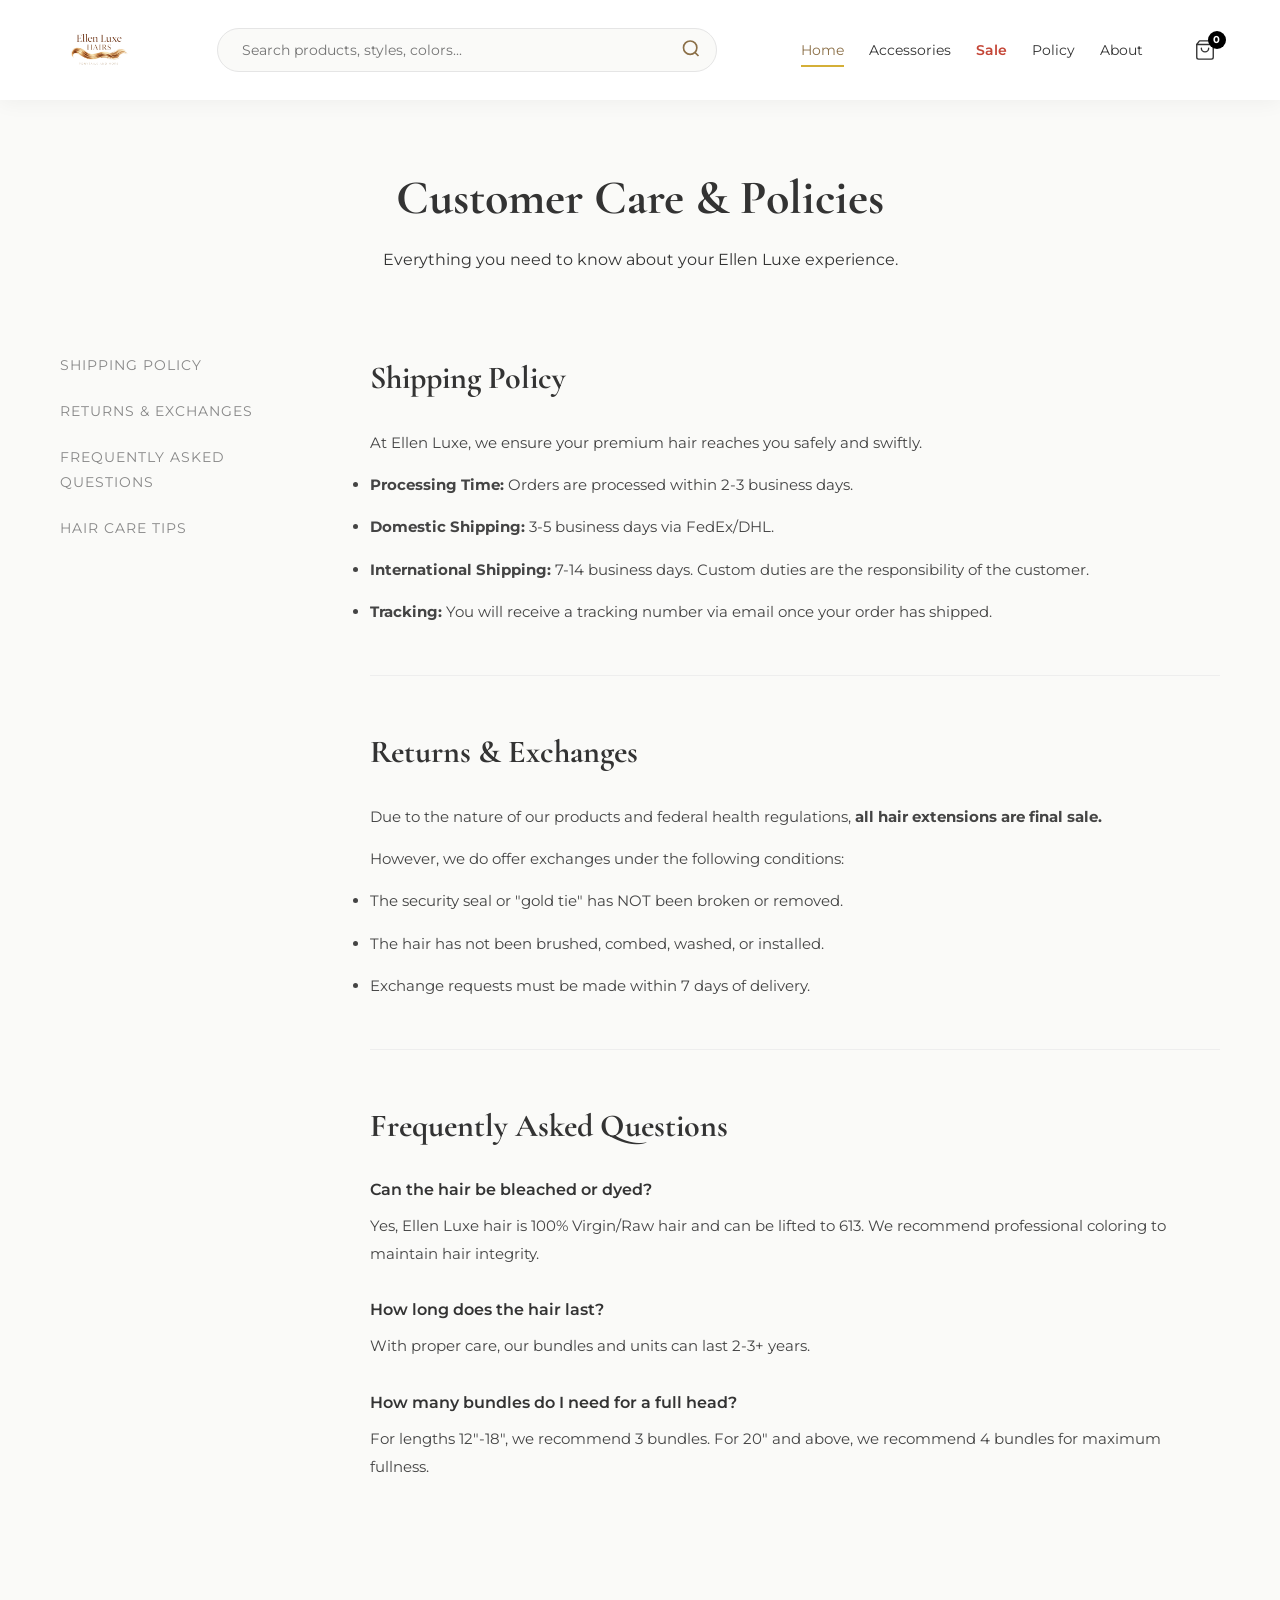
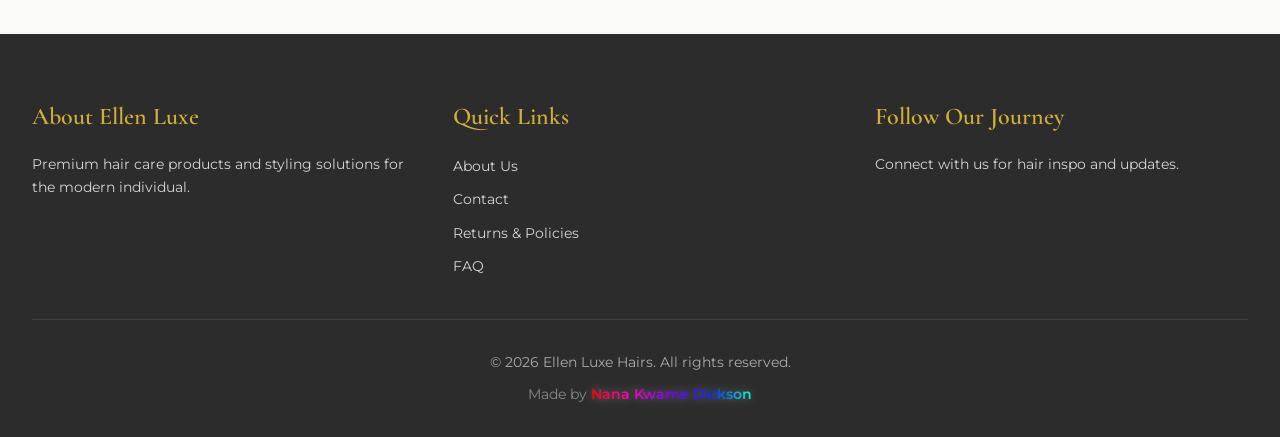
<file: policy.html>
<!DOCTYPE html>
<html lang="en">
<head>
    <meta charset="UTF-8">
    <meta name="viewport" content="width=device-width, initial-scale=1.0">
    <title>Ellen Luxe Hairs - Luxury Hair Care & Styling</title>
    <link rel="stylesheet" href="styles.css">
    <link rel="preconnect" href="https://fonts.googleapis.com">
    <link rel="preconnect" href="https://fonts.gstatic.com" crossorigin>
    <link href="https://fonts.googleapis.com/css2?family=Cormorant+Garamond:wght@300;400;500;600;700&family=Montserrat:wght@300;400;500;600&display=swap" rel="stylesheet">
</head>
<body>
    <header class="header">
        <div class="header-container">
            <div class="logo">
                <a href="index.html">
                    <img src="images/ellen-luxe-logo.png" alt="Ellen Luxe Logo">
                </a>
            </div>

            <div class="search-container">
                <input type="text" class="search-input" placeholder="Search products, styles, colors..." id="searchInput">
                <button class="search-button" id="searchButton">
                    <svg width="20" height="20" viewBox="0 0 24 24" fill="none" stroke="currentColor" stroke-width="2">
                        <circle cx="11" cy="11" r="8"></circle>
                        <path d="m21 21-4.35-4.35"></path>
                    </svg>
                </button>
            </div>

            <nav class="main-nav">
                <ul class="nav-list">
                    <li><a href="index.html" class="active">Home</a></li>
                    <li><a href="accessories.html">Accessories</a></li>
                    <li><a href="sale.html" class="sale-link">Sale</a></li>
                    <li><a href="policy.html">Policy</a></li>
                    <li><a href="about.html">About</a></li>
                </ul>
            </nav>

            <div class="header-controls">
                <a href="cart.html" class="cart-anchor">
                    <div class="cart-icon-wrapper">
                        <svg width="22" height="22" viewBox="0 0 24 24" fill="none" stroke="currentColor" stroke-width="1.5" stroke-linecap="round" stroke-linejoin="round">
                            <path d="M6 2L3 6v14a2 2 0 0 0 2 2h14a2 2 0 0 0 2-2V6l-3-4Z"></path>
                            <line x1="3" y1="6" x2="21" y2="6"></line>
                            <path d="M16 10a4 4 0 0 1-8 0"></path>
                        </svg>
                        <span class="cart-counter" id="cartCount">0</span>
                    </div>
                </a>
                <button class="mobile-menu-toggle" id="mobileMenuToggle">
                    <span></span><span></span><span></span>
                </button>
            </div>
        </div>
    </header>


    <main class="policy-main">
        <section class="policy-hero">
            <h1>Customer Care & Policies</h1>
            <p>Everything you need to know about your Ellen Luxe experience.</p>
        </section>

        <div class="policy-grid">
            <aside class="policy-nav">
                <ul>
                    <li><a href="#shipping">Shipping Policy</a></li>
                    <li><a href="#returns">Returns & Exchanges</a></li>
                    <li><a href="#faq">Frequently Asked Questions</a></li>
                    <li><a href="#maintenance">Hair Care Tips</a></li>
                </ul>
            </aside>

            <section class="policy-content">
                
                <article id="shipping">
                    <h2>Shipping Policy</h2>
                    <p>At Ellen Luxe, we ensure your premium hair reaches you safely and swiftly.</p>
                    <ul>
                        <li><strong>Processing Time:</strong> Orders are processed within 2-3 business days.</li>
                        <li><strong>Domestic Shipping:</strong> 3-5 business days via FedEx/DHL.</li>
                        <li><strong>International Shipping:</strong> 7-14 business days. Custom duties are the responsibility of the customer.</li>
                        <li><strong>Tracking:</strong> You will receive a tracking number via email once your order has shipped.</li>
                    </ul>
                </article>

                <hr>

                <article id="returns">
                    <h2>Returns & Exchanges</h2>
                    <p>Due to the nature of our products and federal health regulations, <strong>all hair extensions are final sale.</strong></p>
                    <p>However, we do offer exchanges under the following conditions:</p>
                    <ul>
                        <li>The security seal or "gold tie" has NOT been broken or removed.</li>
                        <li>The hair has not been brushed, combed, washed, or installed.</li>
                        <li>Exchange requests must be made within 7 days of delivery.</li>
                    </ul>
                </article>

                <hr>

                <article id="faq">
                    <h2>Frequently Asked Questions</h2>
                    <div class="faq-item">
                        <h4>Can the hair be bleached or dyed?</h4>
                        <p>Yes, Ellen Luxe hair is 100% Virgin/Raw hair and can be lifted to 613. We recommend professional coloring to maintain hair integrity.</p>
                    </div>
                    <div class="faq-item">
                        <h4>How long does the hair last?</h4>
                        <p>With proper care, our bundles and units can last 2-3+ years.</p>
                    </div>
                    <div class="faq-item">
                        <h4>How many bundles do I need for a full head?</h4>
                        <p>For lengths 12"-18", we recommend 3 bundles. For 20" and above, we recommend 4 bundles for maximum fullness.</p>
                    </div>
                </article>

            </section>
        </div>
    </main>

      <!-- Footer -->
  <footer class="footer">
    <div class="footer-container">
        <div class="footer-column">
            <h4>About Ellen Luxe</h4>
            <p>Premium hair care products and styling solutions for the modern individual.</p>
        </div>

        <div class="footer-column">
            <h4>Quick Links</h4>
            <ul>
                <li><a href="about.html">About Us</a></li>
                <li><a href="contact.html">Contact</a></li>
                <li><a href="policy.html">Returns & Policies</a></li>
                <li><a href="policy.html">FAQ</a></li>
            </ul>
        </div>

        <div class="footer-column">
            <h4>Follow Our Journey</h4>
            <p>Connect with us for hair inspo and updates.</p>
            <div class="social-links" style="margin-top: 15px;">
                <a href="https://www.instagram.com/_ellenluxehairs?igsh=MzlrYnprZzU3bW96&utm_source=qr" target="_blank" style="margin-right: 20px; font-size: 1.5rem; color: #000;">
                    <i class="fab fa-instagram"></i>
                </a>
                <a href="https://www.tiktok.com/@ellen.luxe.hairs?_r=1&_t=ZN-93VtrnQ5U2A" target="_blank" style="font-size: 1.5rem; color: #000;">
                    <i class="fab fa-tiktok"></i>
                </a>
            </div>
        </div>
    </div>
    <div class="footer-bottom">
    <p>&copy; 2026 Ellen Luxe Hairs. All rights reserved.</p>
    <div class="developer-credit">
        Made by <span class="glowing-name">Nana Kwame Dickson</span>
    </div>
</div>
</footer>

    <script src="script.js"></script>
</body>
</html>


    </body>
</html>
</file>
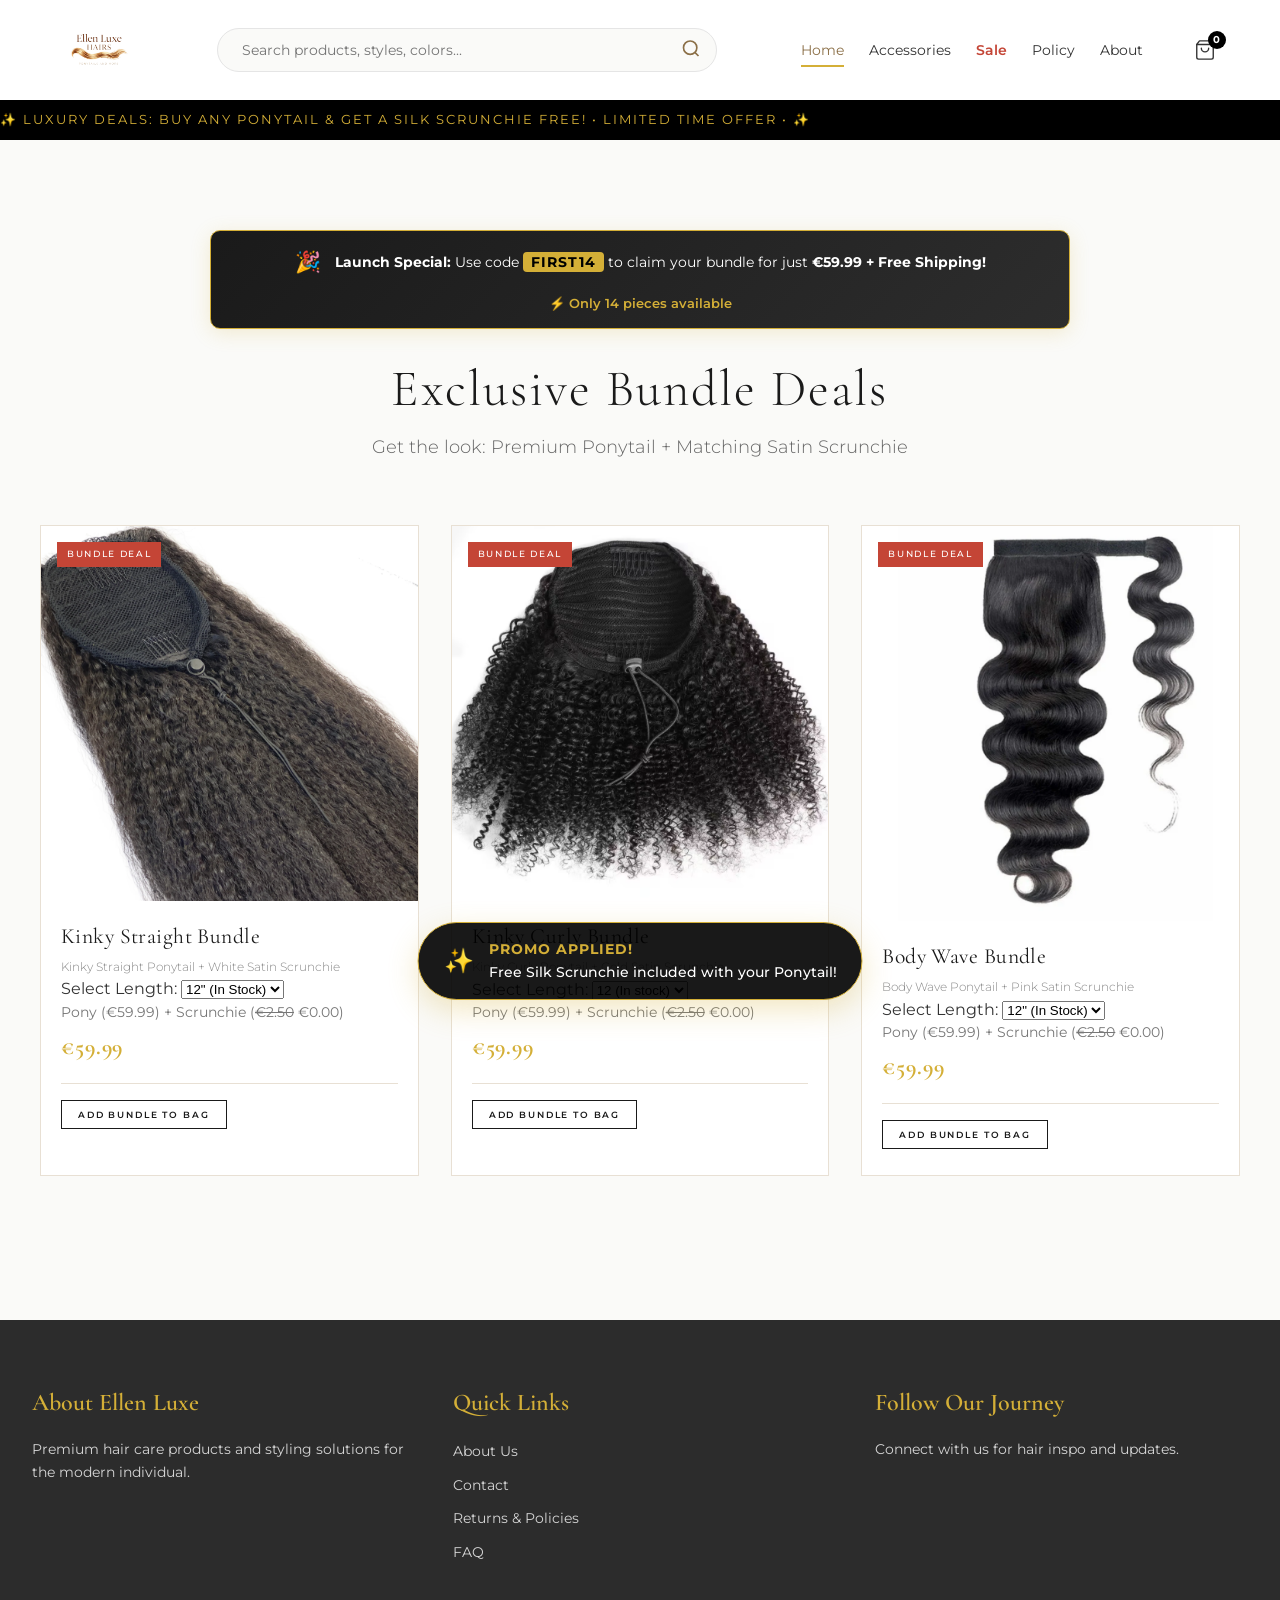
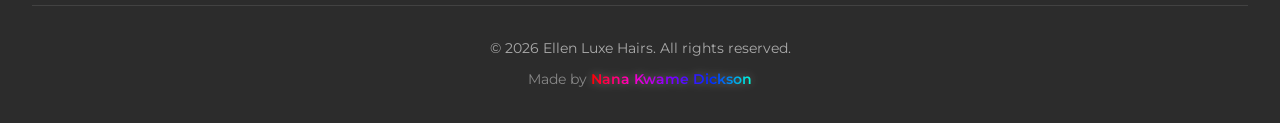
<file: sale.html>
<!DOCTYPE html>
<html lang="en">
<head>
    <meta charset="UTF-8">
    <meta name="viewport" content="width=device-width, initial-scale=1.0">
    <!-- Primary SEO -->
    <meta name="description" content="Ellen Luxe Hairs – Premium 100% Human Hair Ponytails. Shop Kinky Curly, Body Wave, and Kinky Straight styles. Free shipping.">
    <meta name="keywords" content="human hair ponytail, kinky curly ponytail, body wave hair, luxury hair extensions, Ellen Luxe">
    <meta name="author" content="Ellen Luxe Hairs">

    <!-- Open Graph (WhatsApp, Facebook previews) -->
    <meta property="og:title" content="Ellen Luxe Hairs – Luxury Human Hair">
    <meta property="og:description" content="Premium 100% Human Hair Ponytails. Shop the collection.">

    <title>Ellen Luxe Hairs - Luxury Hair Care & Styling</title>
    <link rel="stylesheet" href="styles.css">
    <link rel="preconnect" href="https://fonts.googleapis.com">
    <link rel="preconnect" href="https://fonts.gstatic.com" crossorigin>
    <link href="https://fonts.googleapis.com/css2?family=Cormorant+Garamond:wght@300;400;500;600;700&family=Montserrat:wght@300;400;500;600&display=swap" rel="stylesheet">
</head>
<body>
    <!-- Header Section -->
    <header class="header">
        <div class="header-container">
            <!-- Logo -->
            <div class="logo">
                <a href="index.html">
                    <img src="images/ellen-luxe-logo.png" alt="Ellen Luxe Logo">
                </a>
            </div>

            <!-- Search Bar -->
            <div class="search-container">
                <input type="text" class="search-input" placeholder="Search products, styles, colors..." id="searchInput">
                <button class="search-button" id="searchButton">
                    <svg width="20" height="20" viewBox="0 0 24 24" fill="none" stroke="currentColor" stroke-width="2">
                        <circle cx="11" cy="11" r="8"></circle>
                        <path d="m21 21-4.35-4.35"></path>
                    </svg>
                </button>
            </div>
            <!-- Navigation -->
            <nav class="main-nav">
                <ul class="nav-list">
                    <li><a href="index.html" class="active">Home</a></li>
                    <li><a href="accessories.html">Accessories</a></li>
                    <li><a href="sale.html" class="sale-link">Sale</a></li>
                    <li><a href="policy.html">Policy</a></li>
                    <li><a href="about.html">About</a></li>
                </ul>
            </nav>
           
 <!--Cart Button-->
            <div class="header-controls">
                <a href="cart.html" class="cart-anchor">
                    <div class="cart-icon-wrapper">
                        <svg width="22" height="22" viewBox="0 0 24 24" fill="none" stroke="currentColor" stroke-width="1.5" stroke-linecap="round" stroke-linejoin="round">
                            <path d="M6 2L3 6v14a2 2 0 0 0 2 2h14a2 2 0 0 0 2-2V6l-3-4Z"></path>
                            <line x1="3" y1="6" x2="21" y2="6"></line>
                            <path d="M16 10a4 4 0 0 1-8 0"></path>
                        </svg>
                        <span class="cart-counter" id="cartCount">0</span>
                    </div>
                </a>
            </div>
        </div>
    </div>

            <!-- Mobile Menu Toggle -->
            <button class="mobile-menu-toggle" id="mobileMenuToggle">
                <span></span>
                <span></span>
                <span></span>
            </button>
        </div>
    </header>

    <!-- Main Content Section -->
  <main class="page-content">
        <div class="promo-ticker">
            <div class="ticker-content">
                ✨ LUXURY DEALS: BUY ANY PONYTAIL & GET A SILK SCRUNCHIE FREE! • LIMITED TIME OFFER • ✨
            </div>
        </div>

  <section class="products-section">

    <div class="launch-promo-banner">
        <span class="launch-icon">🎉</span>
        <span class="launch-text">
            <strong>Launch Special:</strong> Use code <span class="promo-code">FIRST14</span> 
            to claim your bundle for just <strong>€59.99 + Free Shipping!</strong>
        </span>
        <span class="launch-stock">⚡ Only 14 pieces available</span>
    </div>

    <div class="section-header">
        <h2 class="section-title">Exclusive Bundle Deals</h2>
        <p class="section-subtitle">Get the look: Premium Ponytail + Matching Satin Scrunchie</p>
    </div>

    <div class="products-grid">
        <div class="product-card">
            <div class="product-image">
                <img src="images/kinky-straight.png" alt="Kinky Straight Bundle">
                <div class="product-badge sale">Bundle Deal</div>
            </div>
            <div class="product-info">
                <h3 class="product-name">Kinky Straight Bundle</h3>
                <p class="product-description">Kinky Straight Ponytail + White Satin Scrunchie</p>
                
                <div class="product-selection">
                    <label>Select Length:</label>
                    <select class="length-selector" onchange="updateButton(this)">
                        <option value="10">10" (In Stock)</option>
                        <option value="12" selected>12" (In Stock)</option>
    
                    </select>
                </div>

                <div class="price-display">
                    <p style="font-size: 0.85rem; color: #777; margin-bottom: 5px;">
                        Pony (€59.99) + Scrunchie (<span style="text-decoration: line-through;">€2.50</span> €0.00)
                    </p>
                    <span class="product-price" style="font-size: 1.4rem; color: #d4af37; font-weight: bold;">€59.99</span>
                </div>
                
                <div class="product-footer">
                    <button class="buy-button" onclick="handleAddToCart(this, 'Kinky Straight Bundle', 59.99, false, true)">Add Bundle to Bag</button>
                </div>
            </div>
        </div>

        <div class="product-card">
            <div class="product-image">
                <img src="images/kinky-curly.png" alt="Kinky Curly Bundle">
                <div class="product-badge sale">Bundle Deal</div>
            </div>
            <div class="product-info">
                <h3 class="product-name">Kinky Curly Bundle</h3>
                <p class="product-description">Kinky Curly Ponytail + Gold Satin Scrunchie</p>
                
                <div class="product-selection">
                    <label>Select Length:</label>
                    <select class="length-selector" onchange="updateButton(this)">
                    <option value="12" selected>12 (In stock)</option>
                    </select>
                </div>

                <div class="price-display">
                    <p style="font-size: 0.85rem; color: #777; margin-bottom: 5px;">
                        Pony (€59.99) + Scrunchie (<span style="text-decoration: line-through;">€2.50</span> €0.00)
                    </p>
                    <span class="product-price" style="font-size: 1.4rem; color: #d4af37; font-weight: bold;">€59.99</span>
                </div>
                
                <div class="product-footer">
                    <button class="buy-button" onclick="handleAddToCart(this, 'Kinky Curly Bundle', 59.99, false, true)">Add Bundle to Bag</button>
                </div>
            </div>
        </div>

        <div class="product-card">
            <div class="product-image">
                <img src="images/body-wave.png" alt="Body Wave Bundle">
                <div class="product-badge sale">Bundle Deal</div>
            </div>
            <div class="product-info">
                <h3 class="product-name">Body Wave Bundle</h3>
                <p class="product-description">Body Wave Ponytail + Pink Satin Scrunchie</p>
                
                <div class="product-selection">
                    <label>Select Length:</label>
                    <select class="length-selector" onchange="updateButton(this)">
                     <option value="12" selected>12" (In Stock)</option>
                     </select>
                </div>

                <div class="price-display">
                    <p style="font-size: 0.85rem; color: #777; margin-bottom: 5px;">
                        Pony (€59.99) + Scrunchie (<span style="text-decoration: line-through;">€2.50</span> €0.00)
                    </p>
                    <span class="product-price" style="font-size: 1.4rem; color: #d4af37; font-weight: bold;">€59.99</span>
                </div>
                
                <div class="product-footer">
                    <button class="buy-button" onclick="handleAddToCart(this, 'Body Wave Bundle', 59.99, false, true)">Add Bundle to Bag</button>
                </div>
            </div>
        </div>
    </div>
</section>


    </main>

    <div class="floating-container">
        <div class="float-item scrunchie-1"></div>
        <div class="float-item hair-1"></div>
        <div class="float-item scrunchie-2"></div>
    </div>

    <div id="promo-toast" class="promo-toast">
    <div class="toast-content">
        <span class="sparkle">✨</span>
        <div class="toast-text">
            <strong>Promo Applied!</strong>
            <p>Free Silk Scrunchie included with your Ponytail!</p>
        </div>
    </div>
</div>

    <!-- Footer -->
   <footer class="footer">
    <div class="footer-container">
        <div class="footer-column">
            <h4>About Ellen Luxe</h4>
            <p>Premium hair care products and styling solutions for the modern individual.</p>
        </div>

        <div class="footer-column">
            <h4>Quick Links</h4>
            <ul>
                <li><a href="about.html">About Us</a></li>
                <li><a href="contact.html">Contact</a></li>
                <li><a href="policy.html">Returns & Policies</a></li>
                <li><a href="policy.html">FAQ</a></li>
            </ul>
        </div>

        <div class="footer-column">
            <h4>Follow Our Journey</h4>
            <p>Connect with us for hair inspo and updates.</p>
            <div class="social-links" style="margin-top: 15px;">
                <a href="https://www.instagram.com/_ellenluxehairs?igsh=MzlrYnprZzU3bW96&utm_source=qr" target="_blank" style="margin-right: 20px; font-size: 1.5rem; color: #000;">
                    <i class="fab fa-instagram"></i>
                </a>
                <a href="https://www.tiktok.com/@ellen.luxe.hairs?_r=1&_t=ZN-93VtrnQ5U2A" target="_blank" style="font-size: 1.5rem; color: #000;">
                    <i class="fab fa-tiktok"></i>
                </a>
            </div>
        </div>
    </div>
    <div class="footer-bottom">
    <p>&copy; 2026 Ellen Luxe Hairs. All rights reserved.</p>
    <div class="developer-credit">
        Made by <span class="glowing-name">Nana Kwame Dickson</span>
    </div>
</div>
</footer>
    

    <script src="script.js"></script>
</body>
</html>
</file>
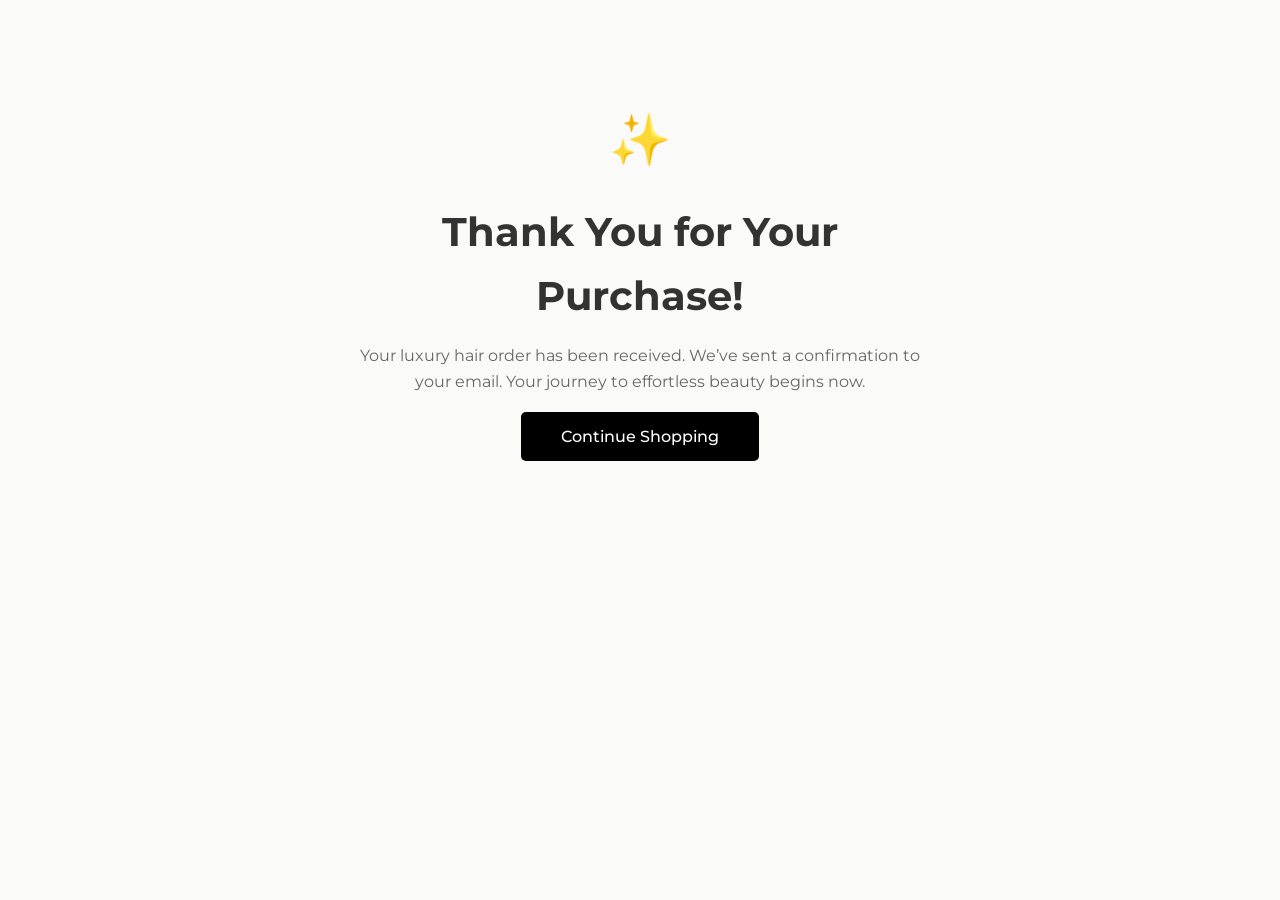
<file: success.html>
<!DOCTYPE html>
<html lang="en">
<head>
    <meta charset="UTF-8">
    <meta name="viewport" content="width=device-width, initial-scale=1.0">
    <title>Order Confirmed - Ellen Luxe Hairs</title>
    <link rel="stylesheet" href="styles.css">
    <link href="https://fonts.googleapis.com/css2?family=Cormorant+Garamond:wght@600&family=Montserrat:wght@300;500&display=swap" rel="stylesheet">
    <style>
        .success-container { text-align: center; padding: 100px 20px; max-width: 600px; margin: 0 auto; }
        .success-icon { font-size: 50px; color: #d4af37; margin-bottom: 20px; }
        h1 { family: 'Cormorant Garamond'; font-size: 2.5rem; margin-bottom: 15px; }
        p { margin-bottom: 30px; color: #666; line-height: 1.6; }
        .back-btn { background: #000; color: #fff; padding: 15px 40px; text-decoration: none; border-radius: 5px; font-weight: 500; }
    </style>
</head>
<body>
    <div class="success-container">
        <div class="success-icon">✨</div>
        <h1>Thank You for Your Purchase!</h1>
        <p>Your luxury hair order has been received. We’ve sent a confirmation to your email. Your journey to effortless beauty begins now.</p>
        <a href="index.html" class="back-btn">Continue Shopping</a>
    </div>
</body>
</html>
</file>
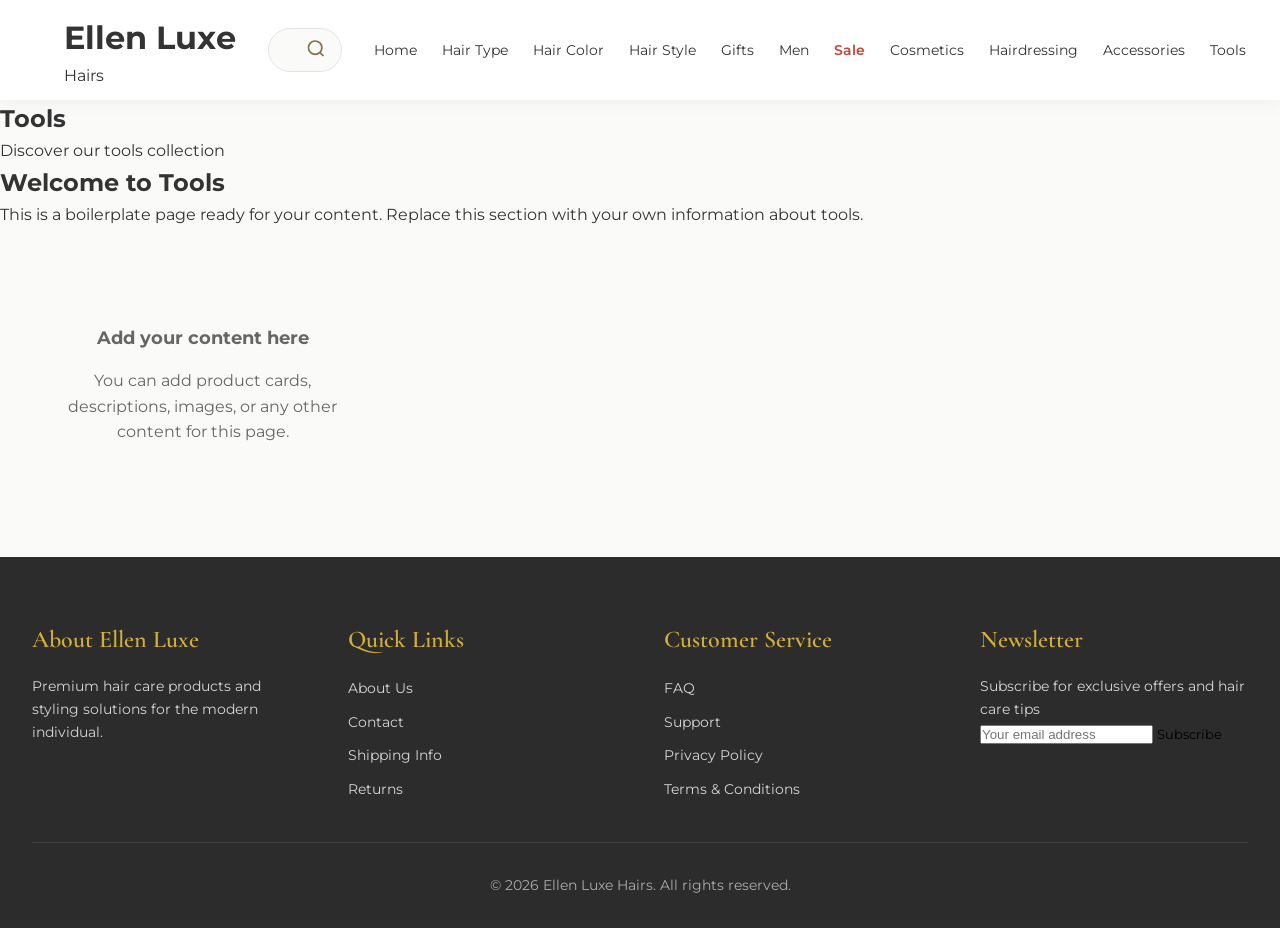
<file: tools.html>
<!DOCTYPE html>
<html lang="en">
<head>
    <meta charset="UTF-8">
    <meta name="viewport" content="width=device-width, initial-scale=1.0">
    <title>Tools - Ellen Luxe Hairs</title>
    <link rel="stylesheet" href="styles.css">
    <link rel="preconnect" href="https://fonts.googleapis.com">
    <link rel="preconnect" href="https://fonts.gstatic.com" crossorigin>
    <link href="https://fonts.googleapis.com/css2?family=Cormorant+Garamond:wght@300;400;500;600;700&family=Montserrat:wght@300;400;500;600&display=swap" rel="stylesheet">
</head>
<body>
    <!-- Header Section -->
    <header class="header">
        <div class="header-container">
            <!-- Logo -->
            <div class="logo">
                <a href="index.html">
                    <h1>Ellen Luxe</h1>
                    <span class="logo-subtitle">Hairs</span>
                </a>
            </div>

            <!-- Search Bar -->
            <div class="search-container">
                <input type="text" class="search-input" placeholder="Search products, styles, colors..." id="searchInput">
                <button class="search-button" id="searchButton">
                    <svg width="20" height="20" viewBox="0 0 24 24" fill="none" stroke="currentColor" stroke-width="2">
                        <circle cx="11" cy="11" r="8"></circle>
                        <path d="m21 21-4.35-4.35"></path>
                    </svg>
                </button>
            </div>

            <!-- Navigation -->
            <nav class="main-nav">
                <ul class="nav-list">
                    <li><a href="index.html">Home</a></li>
                    <li><a href="hair-type.html">Hair Type</a></li>
                    <li><a href="hair-color.html">Hair Color</a></li>
                    <li><a href="hair-style.html">Hair Style</a></li>
                    <li><a href="gifts.html">Gifts</a></li>
                    <li><a href="men.html">Men</a></li>
                    <li><a href="sale.html" class="sale-link">Sale</a></li>
                    <li><a href="cosmetics.html">Cosmetics</a></li>
                    <li><a href="hairdressing.html">Hairdressing</a></li>
                    <li><a href="accessories.html">Accessories</a></li>
                    <li><a href="tools.html">Tools</a></li>
                </ul>
            </nav>

            <!-- Mobile Menu Toggle -->
            <button class="mobile-menu-toggle" id="mobileMenuToggle">
                <span></span>
                <span></span>
                <span></span>
            </button>
        </div>
    </header>

    <!-- Main Content Section -->
    <main class="page-content">
        <div class="page-container">
            <!-- Page Hero -->
            <section class="page-hero">
                <h1 class="page-title">Tools</h1>
                <p class="page-subtitle">Discover our tools collection</p>
            </section>

            <!-- Content Area - Add your content here -->
            <section class="content-section">
                <div class="content-wrapper">
                    <h2>Welcome to Tools</h2>
                    <p>This is a boilerplate page ready for your content. Replace this section with your own information about tools.</p>
                    
                    <!-- Example content structure you can use -->
                    <div class="products-grid" style="margin-top: 3rem;">
                        <div style="text-align: center; padding: 3rem; color: #666;">
                            <p style="font-size: 1.1rem; margin-bottom: 1rem;">
                                <strong>Add your content here</strong>
                            </p>
                            <p>You can add product cards, descriptions, images, or any other content for this page.</p>
                        </div>
                    </div>
                </div>
            </section>
        </div>
    </main>

    <!-- Footer -->
    <footer class="footer">
        <div class="footer-container">
            <div class="footer-column">
                <h4>About Ellen Luxe</h4>
                <p>Premium hair care products and styling solutions for the modern individual.</p>
            </div>
            <div class="footer-column">
                <h4>Quick Links</h4>
                <ul>
                    <li><a href="about.html">About Us</a></li>
                    <li><a href="contact.html">Contact</a></li>
                    <li><a href="shipping.html">Shipping Info</a></li>
                    <li><a href="returns.html">Returns</a></li>
                </ul>
            </div>
            <div class="footer-column">
                <h4>Customer Service</h4>
                <ul>
                    <li><a href="faq.html">FAQ</a></li>
                    <li><a href="support.html">Support</a></li>
                    <li><a href="privacy.html">Privacy Policy</a></li>
                    <li><a href="terms.html">Terms & Conditions</a></li>
                </ul>
            </div>
            <div class="footer-column">
                <h4>Newsletter</h4>
                <p>Subscribe for exclusive offers and hair care tips</p>
                <form class="newsletter-form">
                    <input type="email" placeholder="Your email address" required>
                    <button type="submit">Subscribe</button>
                </form>
            </div>
        </div>
        <div class="footer-bottom">
            <p>&copy; 2026 Ellen Luxe Hairs. All rights reserved.</p>
        </div>
    </footer>

    <script src="script.js"></script>
</body>
</html>
</file>
<file: styles.css>
/* ============================================
   CSS Variables & Reset
   ============================================ */
:root {
    --color-primary: #2c2c2c;
    --color-secondary: #8b6f47;
    --color-accent: #d4af37;
    --color-background: #fafaf8;
    --color-white: #ffffff;
    --color-text: #333333;
    --color-text-light: #666666;
    --color-border: #e5e5e5;
    --color-sale: #c44536;

    --font-display: 'Cormorant Garamond', serif;
    --font-body: 'Montserrat', sans-serif;

    --spacing-xs: 0.5rem;
    --spacing-sm: 1rem;
    --spacing-md: 2rem;
    --spacing-lg: 3rem;
    --spacing-xl: 4rem;

    --transition-base: 0.3s ease;
    --transition-slow: 0.5s ease;

    /* Modal / card system */
    --cream: #faf8f5;
    --warm-white: #f5f0ea;
    --charcoal: #1a1a1a;
    --gold: #b8975a;
    --gold-light: #d4b27a;
    --mid-grey: #888;
    --border: #e8e0d4;
    --modal-bg: rgba(15, 12, 10, 0.88);
}

*, *::before, *::after { box-sizing: border-box; margin: 0; padding: 0; }

body {
    font-family: var(--font-body);
    color: var(--color-text);
    background-color: var(--color-background);
    line-height: 1.6;
    overflow-x: hidden;
}

a { text-decoration: none; color: inherit; transition: color var(--transition-base); }
img { max-width: 100%; height: auto; display: block; }
button { border: none; background: none; cursor: pointer; font-family: inherit; }

/* ============================================
   Header
   ============================================ */
.header {
    position: sticky;
    top: 0;
    background-color: var(--color-white);
    box-shadow: 0 2px 20px rgba(0,0,0,0.05);
    z-index: 1000;
    animation: slideDown 0.6s ease-out;
}

@keyframes slideDown {
    from { transform: translateY(-100%); opacity: 0; }
    to   { transform: translateY(0);     opacity: 1; }
}

.header-container {
    display: flex;
    justify-content: space-between;
    align-items: center;
    padding: 0 5%;
    height: 100px;
    width: 100%;
}

.logo { flex-shrink: 0; }
.logo img {
    height: 70px;
    width: auto;
    display: block;
    object-fit: contain;
}
.logo a { display: block; }

/* Search */
.search-container {
    position: relative;
    max-width: 500px;
    flex: 1;
    margin: 0 2rem;
}

.search-input {
    width: 100%;
    padding: 0.75rem 3rem 0.75rem 1.5rem;
    border: 1px solid var(--color-border);
    border-radius: 50px;
    font-size: 0.9rem;
    font-family: var(--font-body);
    transition: all var(--transition-base);
    background-color: var(--color-background);
}

.search-input:focus {
    outline: none;
    border-color: var(--color-secondary);
    box-shadow: 0 0 0 3px rgba(139,111,71,0.1);
}

.search-button {
    position: absolute;
    right: 0.5rem;
    top: 50%;
    transform: translateY(-50%);
    padding: 0.5rem;
    color: var(--color-secondary);
    transition: color var(--transition-base);
}
.search-button:hover { color: var(--color-primary); }

/* Nav */
.nav-right-section {
    display: flex;
    align-items: center;
    gap: 40px;
    flex-shrink: 0;
}

.main-nav { justify-self: end; }

.nav-list {
    display: flex;
    gap: 25px;
    list-style: none;
    margin: 0;
    padding: 0;
    white-space: nowrap;
}

.nav-list a {
    font-size: 0.9rem;
    font-weight: 400;
    color: var(--color-text);
    position: relative;
    padding: 0.5rem 0;
    transition: color var(--transition-base);
}

.nav-list a::after {
    content: '';
    position: absolute;
    bottom: 0; left: 0;
    width: 0; height: 2px;
    background-color: var(--color-accent);
    transition: width var(--transition-base);
}

.nav-list a:hover,
.nav-list a.active { color: var(--color-secondary); }

.nav-list a:hover::after,
.nav-list a.active::after { width: 100%; }

.nav-list .sale-link { color: var(--color-sale); font-weight: 600; }

/* Header controls */
.header-controls { display: flex; align-items: center; gap: 15px; }

.cart-anchor { text-decoration: none; color: inherit; display: flex; align-items: center; }

.cart-icon-wrapper { position: relative; display: flex; align-items: center; }

.cart-counter {
    position: absolute;
    top: -8px; right: -10px;
    background-color: #000;
    color: #fff;
    font-size: 10px;
    font-weight: bold;
    font-family: var(--font-body);
    min-width: 18px;
    height: 18px;
    border-radius: 50%;
    display: flex;
    justify-content: center;
    align-items: center;
    padding: 2px;
}

/* Mobile menu toggle */
.mobile-menu-toggle {
    display: none;
    flex-direction: column;
    gap: 0.4rem;
    padding: 0.5rem;
    z-index: 1001;
}

.mobile-menu-toggle span {
    width: 25px;
    height: 2px;
    background-color: var(--color-primary);
    transition: all var(--transition-base);
}

.mobile-menu-toggle.active span:nth-child(1) { transform: rotate(45deg) translateY(8px); }
.mobile-menu-toggle.active span:nth-child(2) { opacity: 0; }
.mobile-menu-toggle.active span:nth-child(3) { transform: rotate(-45deg) translateY(-8px); }

/* ============================================
   HERO CAROUSEL
   (single authoritative definition —
    all old conflicting rules removed)
   ============================================ */

/* ── Outer shell ── */
.hero-carousel {
    position: relative;
    width: 100%;
    overflow: hidden;
    background: #000;
    /* NO fixed height — let slides define their own height via aspect-ratio */
}

/* ── Track: slides laid side-by-side, moved with translateX ── */
.carousel-container {
    position: relative;
    width: 100%;
    overflow: hidden;
}

.carousel-track {
    display: flex;
    width: 100%;
    transition: transform 0.65s cubic-bezier(0.77, 0, 0.18, 1);
    will-change: transform;
    /* NO height:100% — height comes from slide aspect-ratio */
}

/* ── Every slide ── */
.carousel-slide {
    position: relative;       /* NOT absolute — slides are in normal flex flow */
    flex: 0 0 100%;
    width: 100%;
    /* NO opacity:0 / opacity toggle — we use translateX instead */
}

/* ── Video slide: show the WHOLE video, no crop ── */
.carousel-slide.video {
    aspect-ratio: 16 / 9;
    max-height: 92vh;
    background: #000;
    display: flex;
    align-items: center;
    justify-content: center;
}

.carousel-slide.video video {
    width: 100%;
    height: 100%;
    object-fit: contain;      /* contain = full video always visible */
    display: block;
}

/* ── Image slides ── */
.carousel-slide.image-slide {
    aspect-ratio: 16 / 9;
    max-height: 92vh;
    background: #111;
    display: flex;
    align-items: center;
    justify-content: center;
    overflow: hidden;
}

.carousel-slide.image-slide img {
    width: 100%;
    height: 100%;
    object-fit: cover;
    display: block;
}

/* ── Slide text overlay (bottom gradient) ── */
.slide-content {
    position: absolute;
    bottom: 0;
    left: 0;
    right: 0;
    padding: clamp(24px, 5vw, 60px) clamp(24px, 6vw, 80px);
    background: linear-gradient(
        to top,
        rgba(0,0,0,0.62) 0%,
        rgba(0,0,0,0.18) 60%,
        transparent 100%
    );
    color: #fff;
    pointer-events: none;
    z-index: 2;
}

.slide-content .slide-cta { pointer-events: auto; }

.slide-title {
    font-family: var(--font-display);
    font-size: clamp(1.6rem, 4vw, 3.2rem);
    font-weight: 300;
    letter-spacing: 0.04em;
    line-height: 1.15;
    margin-bottom: 10px;
    /* NO fadeInUp animation here — it ran on the old .active system */
}

.slide-text {
    font-family: var(--font-body);
    font-size: clamp(0.7rem, 1.5vw, 0.9rem);
    font-weight: 300;
    letter-spacing: 0.18em;
    text-transform: uppercase;
    opacity: 0.88;
    margin-bottom: 22px;
}

.slide-cta {
    display: inline-block;
    background: transparent;
    border: 1px solid rgba(255,255,255,0.85);
    color: #fff;
    font-family: var(--font-body);
    font-size: 0.65rem;
    font-weight: 600;
    letter-spacing: 0.25em;
    text-transform: uppercase;
    text-decoration: none;
    padding: 11px 26px;
    border-radius: 0;          /* sharp edges, no pill shape */
    transition: background 0.25s, color 0.25s, border-color 0.25s;
}

.slide-cta:hover {
    background: #fff;
    color: #111;
    border-color: #fff;
}

/* ── Carousel arrow controls ── */
.carousel-control {
    position: absolute;
    top: 50%;
    transform: translateY(-50%);
    background: rgba(255,255,255,0.12);
    border: 1px solid rgba(255,255,255,0.3);
    color: #fff;
    width: clamp(36px, 5vw, 50px);
    height: clamp(36px, 5vw, 50px);
    display: flex;
    align-items: center;
    justify-content: center;
    font-size: clamp(0.9rem, 1.5vw, 1.2rem);
    cursor: pointer;
    z-index: 20;
    transition: background 0.25s;
    backdrop-filter: blur(4px);
    border-radius: 0;
}

.carousel-control:hover { background: rgba(255,255,255,0.28); transform: translateY(-50%); }
.carousel-control.prev  { left: 16px; }
.carousel-control.next  { right: 16px; }

/* ── Indicator dots ── */
.carousel-indicators {
    position: absolute;
    bottom: 16px;
    left: 50%;
    transform: translateX(-50%);
    display: flex;
    gap: 8px;
    z-index: 20;
}

/* FIX: use .carousel-dot (new JS) — old .indicator class removed */
.carousel-dot {
    width: 7px;
    height: 7px;
    border-radius: 50%;
    background: rgba(255,255,255,0.45);
    border: none;
    cursor: pointer;
    padding: 0;
    transition: background 0.25s, transform 0.25s;
}

.carousel-dot.active {
    background: #fff;
    transform: scale(1.3);
}

/* ── Mobile carousel ── */
@media (max-width: 600px) {
    .carousel-slide.video,
    .carousel-slide.image-slide {
        aspect-ratio: unset;
        height: 56vw;
        min-height: 220px;
        max-height: 75vw;
    }

    .carousel-control { width: 32px; height: 32px; font-size: 0.8rem; }
    .carousel-control.prev { left: 8px; }
    .carousel-control.next { right: 8px; }
}

/* ============================================
   PRODUCTS SECTION + CARDS
   (single authoritative definition)
   ============================================ */
.products-section {
    padding: 90px 40px 80px;
    max-width: 1300px;
    margin: 0 auto;
}

.section-header {
    text-align: center;
    margin-bottom: 64px;
}

.section-eyebrow {
    font-family: var(--font-body);
    font-size: 0.65rem;
    font-weight: 500;
    letter-spacing: 0.3em;
    text-transform: uppercase;
    color: var(--gold);
    margin-bottom: 14px;
}

.section-title {
    font-family: var(--font-display);
    font-size: clamp(2.2rem, 4vw, 3.4rem);
    font-weight: 300;
    letter-spacing: 0.04em;
    line-height: 1.1;
    color: var(--charcoal);
    margin-bottom: var(--spacing-sm);
}

.section-title em { font-style: italic; color: var(--gold); }

.section-subtitle {
    font-size: 1.1rem;
    font-weight: 300;
    color: var(--color-text-light);
}

.section-rule {
    width: 48px;
    height: 1px;
    background: var(--gold);
    margin: 22px auto 0;
    opacity: 0.6;
}

/* Products grid */
.products-grid {
    display: grid;
    grid-template-columns: repeat(3, 1fr);
    gap: 32px;
}

/* Product card */
.product-card {
    cursor: pointer;
    position: relative;
    background: #fff;
    border: 1px solid var(--border);
    overflow: hidden;
    border-radius: 0;           /* sharp luxury edges */
    transition: transform 0.35s cubic-bezier(0.16, 1, 0.3, 1),
                box-shadow 0.35s cubic-bezier(0.16, 1, 0.3, 1);
    animation: fadeInUp 0.6s ease-out both;
}

.product-card:nth-child(1) { animation-delay: 0.1s; }
.product-card:nth-child(2) { animation-delay: 0.2s; }
.product-card:nth-child(3) { animation-delay: 0.3s; }
.product-card:nth-child(4) { animation-delay: 0.4s; }
.product-card:nth-child(5) { animation-delay: 0.5s; }
.product-card:nth-child(6) { animation-delay: 0.6s; }

@keyframes fadeInUp {
    from { opacity: 0; transform: translateY(20px); }
    to   { opacity: 1; transform: translateY(0); }
}

@keyframes fadeIn {
    from { opacity: 0; }
    to   { opacity: 1; }
}

.product-card:hover {
    transform: translateY(-6px);
    box-shadow: 0 24px 60px rgba(0,0,0,0.10);
}

.card-image-wrap {
    position: relative;
    aspect-ratio: 3 / 4;
    overflow: hidden;
    background: var(--warm-white);
}

.card-image-wrap img {
    width: 100%;
    height: 100%;
    object-fit: cover;
    transition: transform 0.7s cubic-bezier(0.16, 1, 0.3, 1);
}

.product-card:hover .card-image-wrap img { transform: scale(1.06); }

/* Badges */
.card-badge,
.product-badge {
    position: absolute;
    top: 16px;
    left: 16px;
    background: var(--charcoal);
    color: #fff;
    font-size: 0.58rem;
    font-weight: 500;
    letter-spacing: 0.18em;
    text-transform: uppercase;
    padding: 5px 10px;
    pointer-events: none;
    border-radius: 0;
}

.card-badge.gold  { background: var(--gold); }
.product-badge.sale { background: var(--color-sale); }

.card-overlay {
    position: absolute;
    inset: 0;
    background: linear-gradient(to top, rgba(15,12,10,0.5) 0%, transparent 55%);
    opacity: 0;
    transition: opacity 0.35s ease;
}

.product-card:hover .card-overlay { opacity: 1; }

.card-view-btn {
    position: absolute;
    bottom: 20px;
    left: 50%;
    transform: translateX(-50%) translateY(10px);
    background: rgba(255,255,255,0.96);
    color: var(--charcoal);
    font-family: var(--font-body);
    font-size: 0.62rem;
    font-weight: 600;
    letter-spacing: 0.2em;
    text-transform: uppercase;
    padding: 10px 22px;
    border: none;
    cursor: pointer;
    opacity: 0;
    transition: opacity 0.3s ease, transform 0.3s ease;
    white-space: nowrap;
    z-index: 3;
}

.product-card:hover .card-view-btn {
    opacity: 1;
    transform: translateX(-50%) translateY(0);
}

/* Card info */
.card-info,
.product-info { padding: 22px 20px 26px; }

.card-label {
    font-size: 0.6rem;
    font-weight: 500;
    letter-spacing: 0.22em;
    text-transform: uppercase;
    color: var(--gold);
    margin-bottom: 6px;
}

.card-name,
.product-name {
    font-family: var(--font-display);
    font-size: 1.35rem;
    font-weight: 400;
    letter-spacing: 0.02em;
    line-height: 1.25;
    margin-bottom: 8px;
    color: var(--charcoal);
}

.card-tagline,
.product-description {
    font-size: 0.72rem;
    color: var(--mid-grey);
    line-height: 1.6;
    font-weight: 300;
    margin-bottom: 0;
}

.card-footer,
.product-footer {
    display: flex;
    align-items: center;
    justify-content: space-between;
    margin-top: 18px;
    padding-top: 16px;
    border-top: 1px solid var(--border);
}

.card-price,
.product-price {
    font-family: var(--font-display);
    font-size: 1.2rem;
    font-weight: 400;
    letter-spacing: 0.04em;
    color: var(--color-secondary);
}

.product-price s { font-size: 1rem; color: var(--color-text-light); margin-right: 0.5rem; }

.card-add-btn,
.buy-button {
    background: none;
    border: 1px solid var(--charcoal);
    color: var(--charcoal);
    font-family: var(--font-body);
    font-size: 0.58rem;
    font-weight: 600;
    letter-spacing: 0.2em;
    text-transform: uppercase;
    padding: 8px 16px;
    cursor: pointer;
    transition: background 0.25s, color 0.25s;
}

.card-add-btn:hover,
.buy-button:hover { background: var(--charcoal); color: #fff; }

/* ============================================
   PRODUCT MODAL
   ============================================ */
.modal-overlay {
    display: none;
    position: fixed;
    inset: 0;
    background: var(--modal-bg);
    z-index: 1000;
    align-items: center;
    justify-content: center;
    padding: 20px;
    backdrop-filter: blur(6px);
}

.modal-overlay.open {
    display: flex;
    animation: fadeIn 0.3s ease;
}

.modal-box {
    background: #fff;
    max-width: 980px;
    width: 100%;
    max-height: 90vh;
    overflow-y: auto;
    display: grid;
    grid-template-columns: 1fr 1fr;
    animation: slideUp 0.4s cubic-bezier(0.16, 1, 0.3, 1);
    position: relative;
}

@keyframes slideUp {
    from { opacity: 0; transform: translateY(30px); }
    to   { opacity: 1; transform: translateY(0); }
}

.modal-gallery {
    position: sticky;
    top: 0;
    background: var(--warm-white);
    padding: 0;
}

.gallery-main {
    position: relative;
    aspect-ratio: 3 / 3.8;
    overflow: hidden;
    background: var(--warm-white);
}

.gallery-main img {
    position: absolute;
    inset: 0;
    width: 100%;
    height: 100%;
    object-fit: cover;
    opacity: 0;
    transition: opacity 0.45s ease;
}

.gallery-main img.active { opacity: 1; }

.gallery-thumbs {
    display: flex;
    gap: 6px;
    padding: 10px;
    background: var(--warm-white);
}

.gallery-thumb {
    flex: 1;
    aspect-ratio: 1;
    overflow: hidden;
    cursor: pointer;
    border: 2px solid transparent;
    transition: border-color 0.2s;
}

.gallery-thumb.active { border-color: var(--gold); }

.gallery-thumb img {
    width: 100%;
    height: 100%;
    object-fit: cover;
    transition: transform 0.3s ease;
}

.gallery-thumb:hover img { transform: scale(1.08); }

.modal-detail {
    padding: 48px 40px;
    display: flex;
    flex-direction: column;
    justify-content: center;
}

.modal-eyebrow {
    font-size: 0.6rem;
    font-weight: 500;
    letter-spacing: 0.28em;
    text-transform: uppercase;
    color: var(--gold);
    margin-bottom: 10px;
}

.modal-title {
    font-family: var(--font-display);
    font-size: clamp(1.7rem, 3vw, 2.3rem);
    font-weight: 300;
    line-height: 1.15;
    margin-bottom: 6px;
}

.modal-title em { font-style: italic; }

.modal-subtitle {
    font-family: var(--font-display);
    font-size: 1rem;
    font-style: italic;
    color: var(--mid-grey);
    margin-bottom: 24px;
}

.modal-desc {
    font-size: 0.78rem;
    font-weight: 300;
    line-height: 1.85;
    color: #444;
    margin-bottom: 28px;
}

.modal-features {
    list-style: none;
    margin-bottom: 32px;
    display: flex;
    flex-direction: column;
    gap: 10px;
}

.modal-features li {
    display: flex;
    align-items: center;
    gap: 10px;
    font-size: 0.72rem;
    font-weight: 400;
    color: var(--charcoal);
    letter-spacing: 0.04em;
}

.modal-features li::before {
    content: '';
    width: 18px;
    height: 1px;
    background: var(--gold);
    flex-shrink: 0;
}

.modal-divider { height: 1px; background: var(--border); margin: 28px 0; }

.modal-price-row { display: flex; align-items: center; gap: 20px; margin-bottom: 20px; }

.modal-price {
    font-family: var(--font-display);
    font-size: 1.8rem;
    font-weight: 400;
    letter-spacing: 0.04em;
}

.modal-stock {
    font-size: 0.62rem;
    font-weight: 500;
    letter-spacing: 0.15em;
    text-transform: uppercase;
    color: #3a7a4a;
    padding: 4px 10px;
    background: rgba(58,122,74,0.08);
}

.modal-add-btn {
    width: 100%;
    background: var(--charcoal);
    color: #fff;
    border: none;
    font-family: var(--font-body);
    font-size: 0.68rem;
    font-weight: 600;
    letter-spacing: 0.25em;
    text-transform: uppercase;
    padding: 17px 20px;
    cursor: pointer;
    transition: background 0.3s, transform 0.2s;
    margin-bottom: 12px;
}

.modal-add-btn:hover  { background: var(--gold); }
.modal-add-btn:active { transform: scale(0.98); }

.modal-note {
    font-size: 0.63rem;
    color: var(--mid-grey);
    text-align: center;
    letter-spacing: 0.06em;
}

.modal-close {
    position: absolute;
    top: 16px; right: 16px;
    width: 36px; height: 36px;
    background: rgba(255,255,255,0.95);
    border: none;
    cursor: pointer;
    display: flex;
    align-items: center;
    justify-content: center;
    font-size: 1.1rem;
    color: var(--charcoal);
    z-index: 10;
    transition: background 0.2s, color 0.2s;
}

.modal-close:hover { background: var(--charcoal); color: #fff; }

.gallery-arrow {
    position: absolute;
    top: 50%;
    transform: translateY(-50%);
    background: rgba(255,255,255,0.9);
    border: none;
    width: 34px; height: 34px;
    display: flex;
    align-items: center;
    justify-content: center;
    cursor: pointer;
    font-size: 0.9rem;
    color: var(--charcoal);
    z-index: 5;
    transition: background 0.2s, color 0.2s;
}

.gallery-arrow:hover { background: var(--charcoal); color: #fff; }
.gallery-arrow.prev  { left: 10px; }
.gallery-arrow.next  { right: 10px; }

.modal-box::-webkit-scrollbar       { width: 4px; }
.modal-box::-webkit-scrollbar-thumb { background: var(--border); }

/* ============================================
   TOAST (single unified system)
   ============================================ */
.cart-toast {
    position: fixed;
    bottom: -100px;
    right: 20px;
    background: #000;
    color: #fff;
    padding: 15px 25px;
    border-radius: 4px;
    box-shadow: 0 5px 20px rgba(0,0,0,0.3);
    transition: all 0.4s cubic-bezier(0.175, 0.885, 0.32, 1.275);
    z-index: 10000;
    font-family: var(--font-body);
}

.cart-toast.show { bottom: 30px; }

.toast-content { display: flex; align-items: center; gap: 15px; }
.toast-icon     { font-size: 1.2rem; }

.toast-text p   { margin: 0; font-size: 0.9rem; font-weight: 500; }
.toast-text a   { color: #d4af37; text-decoration: underline; font-size: 0.8rem; text-transform: uppercase; }

/* ============================================
   FOOTER
   ============================================ */
.footer {
    background-color: var(--color-primary);
    color: var(--color-white);
    padding: var(--spacing-xl) var(--spacing-md) var(--spacing-md);
    margin-top: var(--spacing-xl);
}

.footer-container {
    max-width: 1400px;
    margin: 0 auto;
    display: grid;
    grid-template-columns: repeat(auto-fit, minmax(250px, 1fr));
    gap: var(--spacing-lg);
    margin-bottom: var(--spacing-md);
}

.footer-column h4 {
    font-family: var(--font-display);
    font-size: 1.5rem;
    font-weight: 600;
    margin-bottom: var(--spacing-sm);
    color: var(--color-accent);
}

.footer-column p  { font-size: 0.9rem; line-height: 1.6; color: rgba(255,255,255,0.8); }
.footer-column ul { list-style: none; }
.footer-column ul li { margin-bottom: 0.5rem; }
.footer-column ul li a { color: rgba(255,255,255,0.8); font-size: 0.9rem; transition: color var(--transition-base); }
.footer-column ul li a:hover { color: var(--color-accent); }

.footer-bottom {
    max-width: 1400px;
    margin: 0 auto;
    padding-top: var(--spacing-md);
    border-top: 1px solid rgba(255,255,255,0.1);
    text-align: center;
}

.footer-bottom p { font-size: 0.85rem; color: rgba(255,255,255,0.6); }

.developer-credit { margin-top: 10px; font-size: 0.85rem; color: #888; font-family: var(--font-body); }

.glowing-name {
    display: inline-block;
    font-weight: 600;
    background: linear-gradient(to left, #ff0000, #ff7300, #fffb00, #48ff00, #00ffd5, #002bff, #7a00ff, #ff00c8, #ff0000);
    background-size: 200% auto;
    -webkit-background-clip: text;
    -webkit-text-fill-color: transparent;
    filter: drop-shadow(0 0 5px rgba(255,255,255,0.3));
    animation: shine-right-to-left 3s linear infinite;
}

@keyframes shine-right-to-left {
    0%   { background-position: 200% center; }
    100% { background-position: 0% center; }
}

.social-links a { transition: opacity 0.3s ease; text-decoration: none; }
.social-links a:hover { opacity: 0.7; }

/* ============================================
   COMPLETE LOOK BUTTON
   ============================================ */
.complete-look-btn {
    display: inline-block;
    padding: 15px 35px;
    background-color: transparent;
    color: #000;
    border: 1px solid #000;
    text-decoration: none;
    font-family: var(--font-body);
    font-size: 0.9rem;
    font-weight: 500;
    transition: all 0.3s ease;
    text-transform: uppercase;
    letter-spacing: 1px;
}

.complete-look-btn:hover { background-color: #000; color: #fff; }

/* ============================================
   CART PAGE
   ============================================ */
.qty-selector { display: flex; align-items: center; border: 1px solid #ddd; border-radius: 4px; background: #fff; }
.qty-selector button { background: none; border: none; padding: 5px 12px; cursor: pointer; font-size: 1.2rem; color: #333; }
.qty-selector button:hover { background: #f0f0f0; }
.qty-val { padding: 0 10px; min-width: 30px; text-align: center; font-weight: 500; border-left: 1px solid #eee; border-right: 1px solid #eee; }

.cart-item-row { display: flex; justify-content: space-between; align-items: center; padding: 20px 0; border-bottom: 1px solid #eee; }
.item-controls  { display: flex; align-items: center; gap: 20px; }
.item-price     { font-weight: 600; min-width: 80px; text-align: right; }

.remove-btn { background: none; border: none; font-size: 1.5rem; cursor: pointer; color: #ccc; }
.remove-btn:hover { color: #000; }

.cart-summary-card {
    background: #fafafa;
    padding: 40px;
    border: 1px solid #f0f0f0;
    display: flex;
    flex-direction: column;
    position: sticky;
    top: 120px;
}

.cart-summary-card h3 {
    font-family: var(--font-display);
    font-size: 1.8rem;
    font-weight: 600;
    margin-bottom: 30px;
    letter-spacing: 1px;
    border-bottom: 1px solid #e0e0e0;
    padding-bottom: 15px;
}

.summary-line { display: flex; justify-content: space-between; margin-bottom: 18px; font-size: 0.9rem; color: #555; letter-spacing: 0.5px; }
.summary-line.total-bold { margin-top: 25px; padding-top: 20px; border-top: 1px solid #e0e0e0; color: #000; font-weight: 600; font-size: 1.1rem; }
.summary-line.total-bold span:last-child { font-size: 1.3rem; }
.summary-note { font-size: 0.75rem; color: #888; margin-top: 15px; font-style: italic; line-height: 1.4; }

.checkout-full-btn {
    width: 100%;
    background-color: #000;
    color: #fff;
    padding: 20px;
    border: 1px solid #000;
    cursor: pointer;
    margin-top: 25px;
    text-transform: uppercase;
    font-family: var(--font-body);
    font-weight: 500;
    font-size: 0.85rem;
    letter-spacing: 2px;
    display: flex;
    justify-content: center;
    align-items: center;
    gap: 12px;
    transition: all 0.3s ease;
}

.checkout-full-btn svg { transition: transform 0.3s ease; }
.checkout-full-btn:hover { background-color: #333; gap: 18px; }
.checkout-full-btn:hover svg { transform: translateX(5px); }

.continue-shopping {
    display: inline-block;
    align-self: center;
    margin-top: 20px;
    color: #000;
    text-decoration: none;
    font-family: var(--font-body);
    font-size: 0.75rem;
    text-transform: uppercase;
    letter-spacing: 1px;
    position: relative;
    padding-bottom: 4px;
}

.continue-shopping::after {
    content: '';
    position: absolute;
    width: 100%;
    height: 1px;
    bottom: 0; left: 0;
    background-color: #000;
    transform: scaleX(1);
    transform-origin: bottom right;
    transition: transform 0.3s ease;
}

.continue-shopping:hover::after { transform: scaleX(0.5); transform-origin: bottom left; }

/* ============================================
   CHECKOUT PAGE
   ============================================ */
.checkout-body { background-color: #fff; color: #333; }
.checkout-main { padding: 40px 5%; max-width: 1200px; margin: 0 auto; }
.checkout-container { display: grid; grid-template-columns: 1.2fr 0.8fr; gap: 80px; }

.checkout-step-indicator { font-family: var(--font-body); font-size: 0.75rem; text-transform: uppercase; letter-spacing: 1px; color: #999; }
.active-step { color: #000; font-weight: 600; }

.form-group h3, .payment-trigger-section h3 { font-family: var(--font-display); font-size: 1.5rem; margin: 30px 0 15px; }

.checkout-form-section input { width: 100%; padding: 15px; margin-bottom: 12px; border: 1px solid #e0e0e0; font-family: var(--font-body); box-sizing: border-box; }
.input-row { display: flex; gap: 12px; }

.checkout-summary-box { background: #f9f9f9; padding: 30px; position: sticky; top: 40px; }
.checkout-item { display: flex; justify-content: space-between; margin-bottom: 20px; font-size: 0.9rem; }
.summary-totals { border-top: 1px solid #ddd; padding-top: 20px; margin-top: 20px; }
.summary-totals .line { display: flex; justify-content: space-between; margin-bottom: 10px; }
.summary-totals .total { font-weight: 600; font-size: 1.2rem; color: #000; margin-top: 10px; }

#paypal-button-container { margin-top: 20px; }

/* ============================================
   SUCCESS PAGE
   ============================================ */
.success-page { background-color: #fcfcfc; display: flex; justify-content: center; align-items: center; min-height: 100vh; margin: 0; }
.success-container { padding: 20px; width: 100%; max-width: 500px; }
.success-card { background: #fff; padding: 60px 40px; text-align: center; border: 1px solid #f0f0f0; box-shadow: 0 10px 30px rgba(0,0,0,0.03); }
.confetti-icon { margin-bottom: 30px; }
.success-title { font-family: var(--font-display); font-size: 2.2rem; color: #000; margin-bottom: 20px; }
.success-message { font-family: var(--font-body); font-size: 0.95rem; color: #666; line-height: 1.6; margin-bottom: 30px; }
.order-details-mini { background: #fafafa; padding: 20px; border-radius: 4px; font-family: var(--font-body); font-size: 0.85rem; }
.status-badge { color: #d4af37; font-weight: 600; text-transform: uppercase; letter-spacing: 1px; }
.success-divider { border: 0; border-top: 1px solid #eee; margin: 40px 0; }
.primary-btn { display: inline-block; background: #000; color: #fff; padding: 18px 35px; text-decoration: none; font-family: var(--font-body); text-transform: uppercase; letter-spacing: 2px; font-size: 0.8rem; transition: background 0.3s; }
.primary-btn:hover { background: #333; }
.follow-text { margin-top: 25px; font-family: var(--font-body); font-size: 0.75rem; color: #999; }

/* ============================================
   POLICY PAGE
   ============================================ */
.policy-main { max-width: 1200px; margin: 0 auto; padding: 60px 20px; }
.policy-hero { text-align: center; margin-bottom: 80px; }
.policy-hero h1 { font-family: var(--font-display); font-size: 3rem; margin-bottom: 10px; }
.policy-grid { display: grid; grid-template-columns: 250px 1fr; gap: 60px; }
.policy-nav { position: sticky; top: 120px; height: fit-content; }
.policy-nav ul { list-style: none; padding: 0; }
.policy-nav li { margin-bottom: 20px; }
.policy-nav a { text-decoration: none; color: #888; font-family: var(--font-body); font-size: 0.9rem; text-transform: uppercase; letter-spacing: 1px; transition: color 0.3s; }
.policy-nav a:hover { color: #000; }
.policy-content h2 { font-family: var(--font-display); font-size: 2rem; margin-bottom: 25px; }
.policy-content p, .policy-content li { font-family: var(--font-body); line-height: 1.8; color: #444; font-size: 0.95rem; margin-bottom: 15px; }
.faq-item { margin-bottom: 30px; }
.faq-item h4 { font-family: var(--font-body); font-weight: 600; margin-bottom: 10px; }
hr { border: 0; border-top: 1px solid #eee; margin: 50px 0; }

/* ============================================
   SALE PAGE
   ============================================ */
.promo-ticker { background: #000; color: #d4af37; padding: 10px 0; overflow: hidden; font-family: var(--font-body); font-size: 0.8rem; letter-spacing: 2px; }
.ticker-content { display: inline-block; white-space: nowrap; animation: ticker 20s linear infinite; }
@keyframes ticker { 0% { transform: translateX(100%); } 100% { transform: translateX(-100%); } }

.sale-badge { position: absolute; top: 10px; right: 10px; background: #d4af37; color: #fff; padding: 5px 12px; border-radius: 20px; font-size: 0.7rem; font-weight: bold; }
.btn-add { background: #000; color: #fff; border: none; padding: 12px 25px; border-radius: 5px; cursor: pointer; font-family: var(--font-body); font-weight: 500; transition: 0.3s; }
.btn-add:hover { background: #d4af37; }

.glow-pink   { border-color: #ff007f; box-shadow: 0 0 15px rgba(255,0,127,0.3); }
.glow-pink:hover   { box-shadow: 0 0 30px rgba(255,0,127,0.6); }
.glow-blue   { border-color: #00d4ff; box-shadow: 0 0 15px rgba(0,212,255,0.3); }
.glow-blue:hover   { box-shadow: 0 0 30px rgba(0,212,255,0.6); }
.glow-purple { border-color: #bc13fe; box-shadow: 0 0 15px rgba(188,19,254,0.3); }
.glow-purple:hover { box-shadow: 0 0 30px rgba(188,19,254,0.6); }

.scrunchie-badge {
    position: absolute; top: -10px; left: -10px;
    background: linear-gradient(45deg, #d4af37, #f9e297);
    color: black; font-size: 0.6rem; font-weight: 800;
    padding: 8px; border-radius: 50%; width: 40px; height: 40px;
    display: flex; align-items: center; justify-content: center;
    text-align: center; box-shadow: 0 4px 10px rgba(0,0,0,0.2);
    z-index: 10; animation: pulse 2s infinite;
}

@keyframes pulse { 0%,100% { transform: scale(1); } 50% { transform: scale(1.1); } }

.old-price { text-decoration: line-through; color: #999; font-size: 0.9rem; margin-right: 10px; }

.promo-toast {
    position: fixed; bottom: -100px; left: 50%; transform: translateX(-50%);
    background: rgba(0,0,0,0.9); color: white; padding: 15px 25px;
    border-radius: 50px; border: 1px solid #d4af37;
    box-shadow: 0 10px 30px rgba(212,175,55,0.3);
    z-index: 10000; transition: bottom 0.5s cubic-bezier(0.68,-0.55,0.265,1.55);
    min-width: 300px;
}
.promo-toast.show { bottom: 40px; }
.sparkle { font-size: 1.5rem; animation: rotate 2s infinite linear; }
@keyframes rotate { from { transform: rotate(0deg); } to { transform: rotate(360deg); } }
.toast-text strong { color: #d4af37; display: block; font-size: 0.9rem; text-transform: uppercase; letter-spacing: 1px; }

/* ============================================
   ABOUT PAGE
   ============================================ */
.about-hero { min-height: 90vh; display: flex; align-items: center; justify-content: center; position: relative; overflow: hidden; background: #f4f4f4; padding: 40px 20px; }
.glass-shape { position: absolute; border-radius: 50%; filter: blur(50px); z-index: 1; }
.shape-1 { width: 300px; height: 300px; background: rgba(212,175,55,0.2); top: 10%; left: 15%; }
.shape-2 { width: 400px; height: 400px; background: rgba(0,0,0,0.05); bottom: 10%; right: 10%; }

.glass-card {
    position: relative; z-index: 10; max-width: 800px; padding: 60px;
    background: rgba(255,255,255,0.4); backdrop-filter: blur(15px); -webkit-backdrop-filter: blur(15px);
    border: 1px solid rgba(255,255,255,0.5); border-radius: 20px;
    box-shadow: 0 8px 32px 0 rgba(0,0,0,0.1); text-align: center;
    overflow: hidden; transition: all 0.6s cubic-bezier(0.4,0,0.2,1); cursor: default;
}

.glass-card:hover { animation: glassBreathe 8s infinite alternate ease-in-out; border: 1px solid rgba(255,255,255,0.8); box-shadow: 0 20px 50px rgba(0,0,0,0.15); }

@keyframes glassBreathe {
    0%  { transform: scale(1);    background: rgba(255,255,255,0.3); }
    20% { background: rgba(212,175,55,0.15); }
    40% { background: rgba(255,192,203,0.15); }
    60% { background: rgba(173,216,230,0.15); }
    80% { background: rgba(230,230,250,0.15); }
    100%{ transform: scale(1.03); background: rgba(255,255,255,0.3); }
}

.glass-shine {
    position: absolute; top: 0; width: 50%; height: 100%;
    background: linear-gradient(to right, rgba(255,255,255,0) 0%, rgba(255,255,255,0.6) 50%, rgba(255,255,255,0) 100%);
    transform: skewX(-25deg); left: -100%; pointer-events: none;
}
.glass-card:hover .glass-shine { animation: lightSweep 1.5s ease-in-out; }
@keyframes lightSweep { 0% { left: -100%; } 100% { left: 100%; } }

.about-title { font-family: var(--font-display); font-size: 2.5rem; margin-bottom: 30px; color: #1a1a1a; letter-spacing: 2px; }
.about-content p { font-family: var(--font-body); line-height: 1.8; color: #444; margin-bottom: 20px; font-size: 1.05rem; }
.lead-text { font-size: 1.2rem !important; font-weight: 500; color: #000 !important; }
.about-footer-tag { margin-top: 40px; font-family: var(--font-display); font-size: 1.4rem; color: #d4af37; }

/* ============================================
   RESPONSIVE
   ============================================ */
@media (max-width: 1024px) {
    .nav-list { gap: var(--spacing-sm); }
    .nav-list a { font-size: 0.85rem; }
}

@media (max-width: 768px) {
    .header-container { height: 80px; padding: 0 4%; }

    .search-container { display: none; } /* hide on mobile or move below header as needed */

    .main-nav {
        position: fixed;
        top: 0; right: -100%;
        width: 80%; max-width: 300px;
        height: 100vh;
        background-color: var(--color-white);
        padding: var(--spacing-lg) var(--spacing-md);
        box-shadow: -4px 0 20px rgba(0,0,0,0.1);
        transition: right var(--transition-base);
        z-index: 1000;
    }

    .main-nav.active { right: 0; }

    .nav-list { flex-direction: column; gap: var(--spacing-sm); white-space: normal; }
    .nav-list a { font-size: 1rem; padding: 0.75rem 0; border-bottom: 1px solid var(--color-border); }

    .mobile-menu-toggle { display: flex; }

    .products-grid { grid-template-columns: 1fr 1fr; gap: var(--spacing-sm); }
    .products-section { padding: 60px 20px; }

    .modal-box { grid-template-columns: 1fr; max-height: 95vh; }
    .modal-gallery { position: relative; }
    .modal-detail { padding: 30px 24px; }

    .footer-container { display: flex; flex-direction: column; text-align: center; gap: 30px; }
    .footer-column ul { padding: 0; list-style: none; }

    .policy-grid { grid-template-columns: 1fr; }
    .policy-nav  { display: none; }
}

@media (max-width: 580px) {
    .products-grid { grid-template-columns: 1fr; }
}

@media (max-width: 480px) {
    .modal-box { max-height: 100vh; }
}

/* ─────────────────────────────────────────────
   LENGTH CHIPS  (modal length selector)
   Add these rules to your styles.css
───────────────────────────────────────────── */

.modal-lengths-wrap {
    margin: 16px 0;
}

.modal-lengths-label {
    font-family: 'Montserrat', sans-serif;
    font-size: 0.7rem;
    letter-spacing: 0.12em;
    text-transform: uppercase;
    color: #888;
    margin-bottom: 10px;
}

.modal-lengths {
    display: flex;
    flex-wrap: wrap;
    gap: 8px;
}

.length-chip {
    padding: 8px 18px;
    border: 1.5px solid #ccc;
    background: #fff;
    font-family: 'Montserrat', sans-serif;
    font-size: 0.78rem;
    letter-spacing: 0.05em;
    cursor: pointer;
    transition: border-color 0.2s, background 0.2s, color 0.2s;
    border-radius: 2px;
    color: #333;
}

.length-chip:hover {
    border-color: #000;
}

.length-chip.active {
    border-color: #000;
    background: #000;
    color: #fff;
}

/* Launch Promo Banner */
.launch-promo-banner {
    display: flex;
    align-items: center;
    justify-content: center;
    gap: 14px;
    flex-wrap: wrap;
    background: linear-gradient(135deg, #1a1a1a 0%, #2d2d2d 100%);
    border: 1px solid #d4af37;
    border-radius: 10px;
    padding: 14px 24px;
    margin: 0 auto 32px auto;
    max-width: 860px;
    text-align: center;
    color: #fff;
    font-family: 'Montserrat', sans-serif;
    font-size: 0.9rem;
    box-shadow: 0 4px 20px rgba(212, 175, 55, 0.2);
}

.launch-promo-banner .launch-icon {
    font-size: 1.3rem;
}

.launch-promo-banner .promo-code {
    background: #d4af37;
    color: #000;
    font-weight: 700;
    padding: 2px 8px;
    border-radius: 4px;
    letter-spacing: 1px;
    font-size: 0.85rem;
}

.launch-promo-banner .launch-stock {
    color: #d4af37;
    font-weight: 600;
    font-size: 0.82rem;
    white-space: nowrap;
}

@media (max-width: 600px) {
    .launch-promo-banner {
        flex-direction: column;
        gap: 8px;
        padding: 12px 16px;
    }
}
</file>
<file: checkout.css>
*, *::before, *::after { box-sizing: border-box; margin: 0; padding: 0; }

:root {
    --cream: #faf8f5;
    --warm-white: #fff;
    --gold: #c9a96e;
    --gold-light: #e8d5b0;
    --gold-dark: #a07840;
    --ink: #1a1612;
    --ink-mid: #4a4035;
    --ink-soft: #8a7e72;
    --border: #e8e0d5;
    --shadow: 0 4px 30px rgba(26,22,18,0.08);
    --shadow-lg: 0 12px 60px rgba(26,22,18,0.14);
    --radius: 12px;
}

html { font-size: 16px; scroll-behavior: smooth; }

body {
    background: var(--cream);
    color: var(--ink);
    font-family: 'Montserrat', sans-serif;
    font-weight: 300;
    min-height: 100vh;
}

/* ── HEADER ── */
.header {
    background: var(--warm-white);
    border-bottom: 1px solid var(--border);
    padding: 0 20px;
    position: sticky;
    top: 0;
    z-index: 100;
}
.header-inner {
    max-width: 1100px;
    margin: 0 auto;
    height: 64px;
    display: flex;
    align-items: center;
    justify-content: space-between;
    gap: 16px;
}
.logo img { height: 40px; display: block; }
.logo-fallback {
    font-family: 'Cormorant Garamond', serif;
    font-size: 1.4rem;
    font-weight: 600;
    letter-spacing: 0.08em;
    color: var(--ink);
    text-decoration: none;
}

/* Step indicator */
.steps {
    display: flex;
    align-items: center;
    gap: 8px;
    font-size: 0.68rem;
    font-weight: 500;
    letter-spacing: 0.1em;
    text-transform: uppercase;
    color: var(--ink-soft);
}
.steps .step { white-space: nowrap; }
.steps .step.active { color: var(--gold-dark); font-weight: 600; }
.steps .arrow { color: var(--gold-light); font-size: 0.7rem; }

/* ── LAYOUT ── */
.page {
    max-width: 1100px;
    margin: 0 auto;
    padding: 32px 16px 60px;
    display: grid;
    grid-template-columns: 1fr;
    gap: 24px;
}
@media (min-width: 900px) {
    .page {
        grid-template-columns: 1fr 420px;
        grid-template-rows: auto;
        padding: 48px 24px 80px;
        gap: 40px;
        align-items: start;
    }
    .summary-col { order: 2; }
    .form-col    { order: 1; }
}

/* ── SECTION CARD ── */
.card {
    background: var(--warm-white);
    border-radius: var(--radius);
    border: 1px solid var(--border);
    overflow: hidden;
}
.card-header {
    padding: 20px 24px 16px;
    border-bottom: 1px solid var(--border);
    display: flex;
    align-items: center;
    gap: 12px;
}
.card-header-icon {
    width: 32px; height: 32px;
    border-radius: 50%;
    background: var(--cream);
    border: 1px solid var(--border);
    display: grid;
    place-items: center;
    flex-shrink: 0;
}
.card-header-icon svg { width: 15px; height: 15px; stroke: var(--gold-dark); }
.card-title {
    font-family: 'Cormorant Garamond', serif;
    font-size: 1.15rem;
    font-weight: 600;
    letter-spacing: 0.04em;
    color: var(--ink);
}
.card-body { padding: 20px 24px 24px; }

/* ── FORM FIELDS ── */
.field-group { display: flex; flex-direction: column; gap: 12px; }
.row-2 { display: grid; grid-template-columns: 1fr 1fr; gap: 12px; }
@media (max-width: 480px) { .row-2 { grid-template-columns: 1fr; } }

label {
    display: block;
    font-size: 0.7rem;
    font-weight: 500;
    letter-spacing: 0.1em;
    text-transform: uppercase;
    color: var(--ink-soft);
    margin-bottom: 6px;
}

input[type="text"],
input[type="email"],
input[type="tel"] {
    width: 100%;
    padding: 13px 16px;
    border: 1.5px solid var(--border);
    border-radius: 8px;
    background: var(--cream);
    font-family: 'Montserrat', sans-serif;
    font-size: 0.88rem;
    font-weight: 400;
    color: var(--ink);
    outline: none;
    transition: border-color 0.2s, box-shadow 0.2s, background 0.2s;
    -webkit-appearance: none;
}
input:focus {
    border-color: var(--gold);
    background: #fffdf9;
    box-shadow: 0 0 0 3px rgba(201,169,110,0.12);
}
input::placeholder { color: var(--ink-soft); opacity: 0.6; }
input.optional { border-style: dashed; }

.field-wrapper { display: flex; flex-direction: column; }

/* ── ORDER SUMMARY ── */
.order-toggle {
    display: flex;
    align-items: center;
    justify-content: space-between;
    padding: 16px 20px;
    background: var(--cream);
    border: 1px solid var(--border);
    border-radius: var(--radius);
    cursor: pointer;
    gap: 12px;
    user-select: none;
}
.order-toggle:hover { background: #f5f0e8; }
.order-toggle-left {
    display: flex;
    align-items: center;
    gap: 10px;
    font-size: 0.8rem;
    font-weight: 500;
    letter-spacing: 0.06em;
    text-transform: uppercase;
    color: var(--gold-dark);
}
.order-toggle svg { width: 16px; height: 16px; stroke: var(--gold-dark); }
.order-toggle-amount {
    font-family: 'Cormorant Garamond', serif;
    font-size: 1.2rem;
    font-weight: 600;
    color: var(--ink);
}
.toggle-chevron {
    width: 14px; height: 14px;
    stroke: var(--ink-soft);
    transition: transform 0.25s;
}
.order-toggle.open .toggle-chevron { transform: rotate(180deg); }

/* Summary panel */
.summary-panel {
    background: var(--warm-white);
    border: 1px solid var(--border);
    border-top: none;
    border-radius: 0 0 var(--radius) var(--radius);
    overflow: hidden;
    max-height: 0;
    transition: max-height 0.35s ease;
}
.summary-panel.open { max-height: 900px; }
@media (min-width: 900px) {
    .order-toggle { display: none; }
    .summary-panel {
        max-height: none !important;
        border-top: 1px solid var(--border);
        border-radius: var(--radius);
    }
}

.summary-inner { padding: 20px 20px 4px; }

.order-line {
    display: flex;
    align-items: flex-start;
    gap: 14px;
    padding: 12px 0;
    border-bottom: 1px solid var(--border);
}
.order-line:last-child { border-bottom: none; }
.order-line-img {
    width: 52px; height: 52px;
    border-radius: 8px;
    background: var(--cream);
    border: 1px solid var(--border);
    flex-shrink: 0;
    overflow: hidden;
    display: grid;
    place-items: center;
}
.order-line-img svg { width: 22px; height: 22px; stroke: var(--gold-light); }
.order-line-info { flex: 1; min-width: 0; }
.order-line-name {
    font-family: 'Cormorant Garamond', serif;
    font-size: 1rem;
    font-weight: 600;
    color: var(--ink);
    white-space: nowrap;
    overflow: hidden;
    text-overflow: ellipsis;
}
.order-line-meta {
    font-size: 0.72rem;
    color: var(--ink-soft);
    margin-top: 3px;
}
.order-line-price {
    font-family: 'Cormorant Garamond', serif;
    font-size: 1rem;
    font-weight: 600;
    color: var(--ink);
    white-space: nowrap;
}

.summary-divider { border: none; border-top: 1px solid var(--border); margin: 0; }

.totals { padding: 16px 20px 8px; }
.total-row {
    display: flex;
    justify-content: space-between;
    align-items: center;
    padding: 7px 0;
    font-size: 0.82rem;
    color: var(--ink-mid);
}
.total-row.grand {
    padding-top: 14px;
    border-top: 1.5px solid var(--border);
    margin-top: 6px;
}
.total-row.grand .label {
    font-family: 'Cormorant Garamond', serif;
    font-size: 1.1rem;
    font-weight: 600;
    color: var(--ink);
}
.total-row.grand .value {
    font-family: 'Cormorant Garamond', serif;
    font-size: 1.3rem;
    font-weight: 600;
    color: var(--ink);
}
.badge-free {
    background: #e8f5e9;
    color: #2e7d32;
    font-size: 0.65rem;
    font-weight: 600;
    letter-spacing: 0.08em;
    text-transform: uppercase;
    padding: 3px 8px;
    border-radius: 20px;
    border: 1px solid #c8e6c9;
}

/* Promo notice */
.promo-notice {
    display: none;
    margin: 12px 20px;
    background: linear-gradient(135deg, #fff8ec, #fff3d6);
    border: 1px solid var(--gold-light);
    border-radius: 8px;
    padding: 12px 14px;
    font-size: 0.78rem;
    color: var(--gold-dark);
    align-items: center;
    gap: 8px;
}
.promo-notice.visible { display: flex; }
.promo-notice strong { font-weight: 600; }

/* ── PAYMENT SECTION ── */
.payment-section { margin-top: 28px; }
.payment-divider {
    display: flex;
    align-items: center;
    gap: 12px;
    margin: 16px 0;
    font-size: 0.7rem;
    font-weight: 500;
    letter-spacing: 0.1em;
    text-transform: uppercase;
    color: var(--ink-soft);
}
.payment-divider::before,
.payment-divider::after {
    content: '';
    flex: 1;
    height: 1px;
    background: var(--border);
}

#paypal-button-container { border-radius: 10px; overflow: hidden; }

.pod-btn {
    width: 100%;
    padding: 16px;
    background: var(--ink);
    color: #fff;
    border: none;
    border-radius: 10px;
    cursor: pointer;
    font-family: 'Montserrat', sans-serif;
    font-size: 0.82rem;
    font-weight: 600;
    letter-spacing: 0.1em;
    text-transform: uppercase;
    display: flex;
    align-items: center;
    justify-content: center;
    gap: 10px;
    transition: background 0.2s, transform 0.15s;
    -webkit-tap-highlight-color: transparent;
}
.pod-btn:hover { background: #2d2520; }
.pod-btn:active { transform: scale(0.985); }
.pod-btn svg { width: 16px; height: 16px; stroke: currentColor; flex-shrink: 0; }

.back-link {
    display: flex;
    align-items: center;
    gap: 6px;
    justify-content: center;
    margin-top: 20px;
    font-size: 0.75rem;
    font-weight: 500;
    letter-spacing: 0.06em;
    color: var(--ink-soft);
    text-decoration: none;
    transition: color 0.2s;
}
.back-link:hover { color: var(--ink); }
.back-link svg { width: 14px; height: 14px; stroke: currentColor; }

/* ── SECURITY BADGES ── */
.trust-row {
    display: flex;
    align-items: center;
    justify-content: center;
    gap: 20px;
    padding: 16px 0 4px;
    flex-wrap: wrap;
}
.trust-item {
    display: flex;
    align-items: center;
    gap: 5px;
    font-size: 0.68rem;
    font-weight: 500;
    letter-spacing: 0.06em;
    text-transform: uppercase;
    color: var(--ink-soft);
}
.trust-item svg { width: 13px; height: 13px; stroke: var(--gold); }

/* ── SECTION SUBTITLE ── */
.section-sub {
    font-size: 0.7rem;
    font-weight: 400;
    color: var(--ink-soft);
    letter-spacing: 0.04em;
    margin-top: 2px;
}

/* ── UTILITY ── */
.card-gap { margin-top: 16px; }
.toggle-right { display: flex; align-items: center; gap: 10px; }

/* ── EMPTY CART STATE ── */
.empty-state {
    text-align: center;
    padding: 40px 20px;
    color: var(--ink-soft);
}
.empty-state svg { width: 40px; height: 40px; stroke: var(--gold-light); margin-bottom: 12px; }
.empty-state p { font-size: 0.85rem; }

/* ── ADD THESE STYLES TO YOUR checkout.css ── */

/* Quantity controls row */
.qty-controls {
    display: flex;
    align-items: center;
    gap: 6px;
    margin-top: 6px;
}

.qty-btn {
    width: 26px;
    height: 26px;
    border: 1px solid #d4c5b0;
    background: #fff;
    border-radius: 4px;
    font-size: 16px;
    line-height: 1;
    cursor: pointer;
    color: #5a4a3a;
    display: flex;
    align-items: center;
    justify-content: center;
    transition: background 0.15s, border-color 0.15s;
    padding: 0;
}

.qty-btn:hover {
    background: #f5ede3;
    border-color: #b89a7a;
}

.qty-btn:active {
    background: #ede0d0;
}

.qty-value {
    min-width: 22px;
    text-align: center;
    font-size: 13px;
    font-weight: 500;
    color: #3a2e24;
}

/* Remove button */
.remove-btn {
    display: inline-flex;
    align-items: center;
    gap: 4px;
    margin-left: 6px;
    border: none;
    background: none;
    cursor: pointer;
    font-size: 11px;
    color: #a0806a;
    padding: 2px 4px;
    border-radius: 3px;
    transition: color 0.15s, background 0.15s;
    font-family: inherit;
}

.remove-btn:hover {
    color: #c0392b;
    background: #fdf0ee;
}

.remove-btn svg {
    stroke: currentColor;
}

/* Tighten up order-line-meta when qty controls are present */
.order-line-meta {
    font-size: 12px;
    color: #8a7a6a;
    margin-top: 2px;
}
</file>
